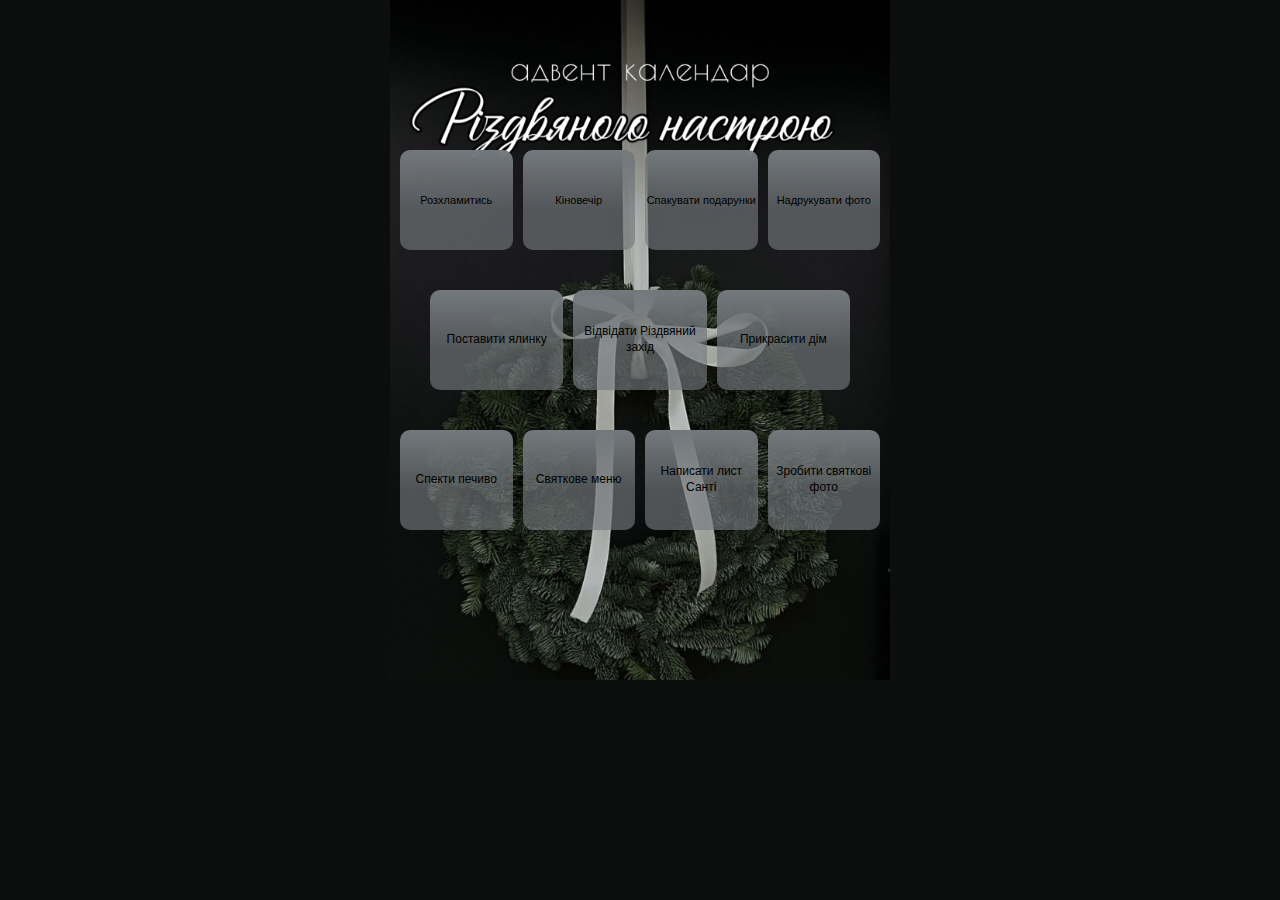
<file: index.html>
<!DOCTYPE html>
<html lang="en">
<head>
    <meta charset="UTF-8">
    <link rel="stylesheet" href="style.css">
    <meta name="viewport" content="width=device-width, initial-scale=1.0">
    <title>advent calendar</title>
</head>
<body>
    <div class="advent">
        <div class="home">
            <div class="home_container">
            <div class="home_block">
                        <a href="uwind.html">
                            <div class="home_items">
                                 <p class="description">Розхламитись</p>
                            </div>
                        </a>
                   
                        <a href="movie.html">
                            <div class="home_items">
                                 <p class="description">Кіновечір</p>
                             </div>
                        </a>
                        <a href="gift_wrapping.html">
                            <div class="home_items">
                                    <p class="description">Спакувати
                                        подарунки</p>
                            </div>
                        </a>
                        <a href="print_photo.html">
                                <div class="home_items">
                                    <p class="description">Надрукувати
                                        фото</p>
                                </div>
                        </a>
                    </div>
                <div class="home_block">
                    <a href="christmas_tree.html">
                        <div class="home_items">
                            <p class="description">Поставити ялинку</p>
                        </div>
                    </a>
                    <a href="visit_event.html">
                        <div class="home_items">
                            <p class="description">Відвідати
                                Різдвяний захід</p>
                        </div>
                    </a>
                    <a href="decorate_the_house.html">
                        <div class="home_items">
                            <p class="description">Прикрасити
                                дім</p>
                        </div>
                    </a>
                    
                </div>
                <!--  -->
                

                <div class="home_block">
                    <a href="cookies.html">
                        <div class="home_items">
                            <p class="description">Спекти печиво</p>
                        </div>
                    </a>
                    <a href="festive_menu.html">
                        <div class="home_items">
                            <p class="description">Святкове меню</p>
                        </div>
                    </a>
                    
                    <a href="santa.html">
                        <div class="home_items">
                            <p class="description">Написати
                                лист<br>
                                Санті</p>
                        </div>
                    </a>
                    <a href="holiday_photos.html">
                        <div class="home_items">
                            <p class="description">Зробити
                                святкові<br>
                                фото</p>
                        </div>
                    </a>
                   
                </div>
            </div>
            <img id="home_img" src="img/IMG_7247.JPG" alt="">

        </div>
    </div>
</div>
    
</body>
</html>
</file>
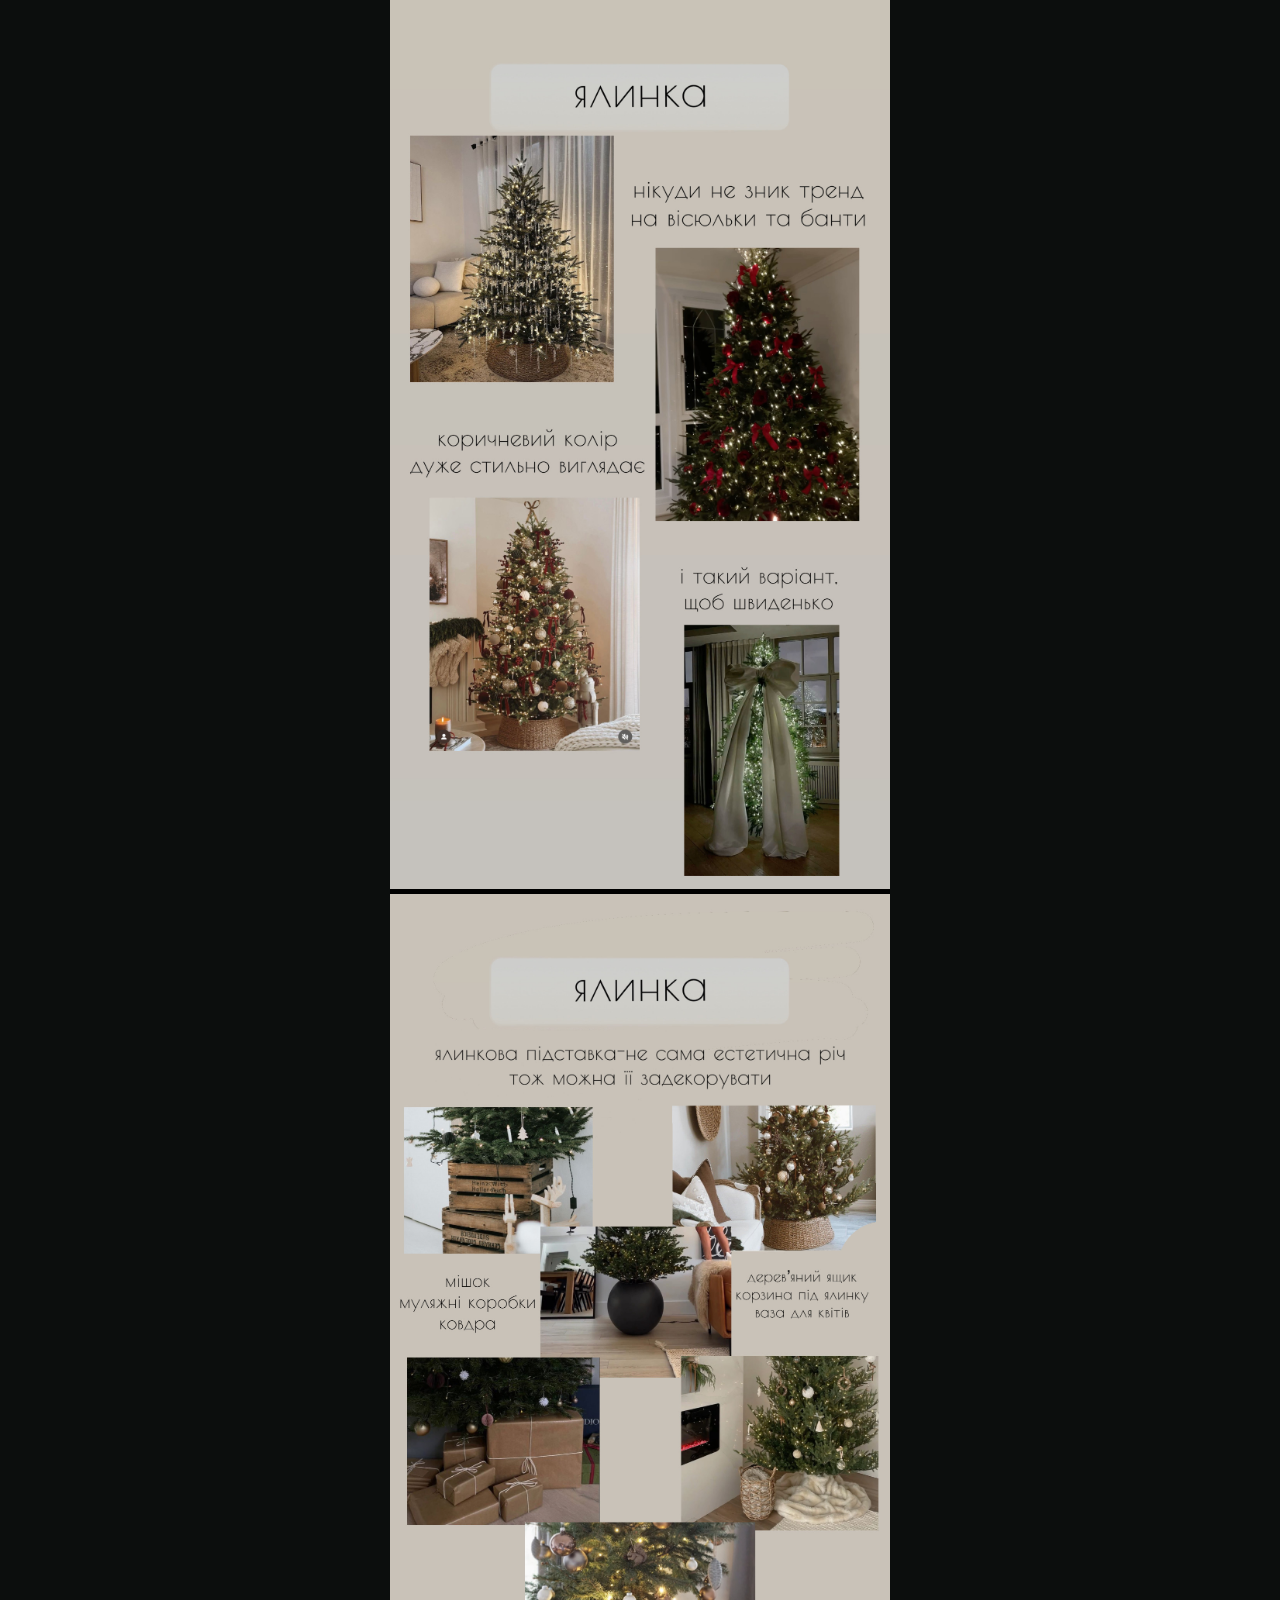
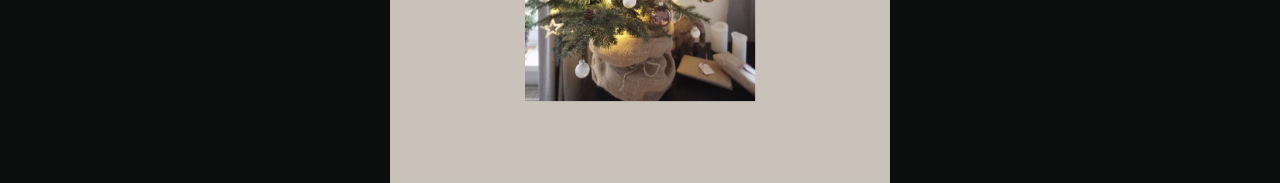
<file: christmas_tree.html>
<!DOCTYPE html>
<html lang="en">
<head>
    <meta charset="UTF-8">
    <link rel="stylesheet" href="style.css">
    <meta name="viewport" content="width=device-width, initial-scale=1.0">
    <title>Christmas tree</title>
</head>
<body>
    <div class="advent">
        <div class="tree"> 
            <img src="img/tree/IMG_7544.JPG" alt="">
            <img src="img/tree/IMG_7554.JPG" alt="">
        </div>
    </div>
    
</body>
</html>
</file>
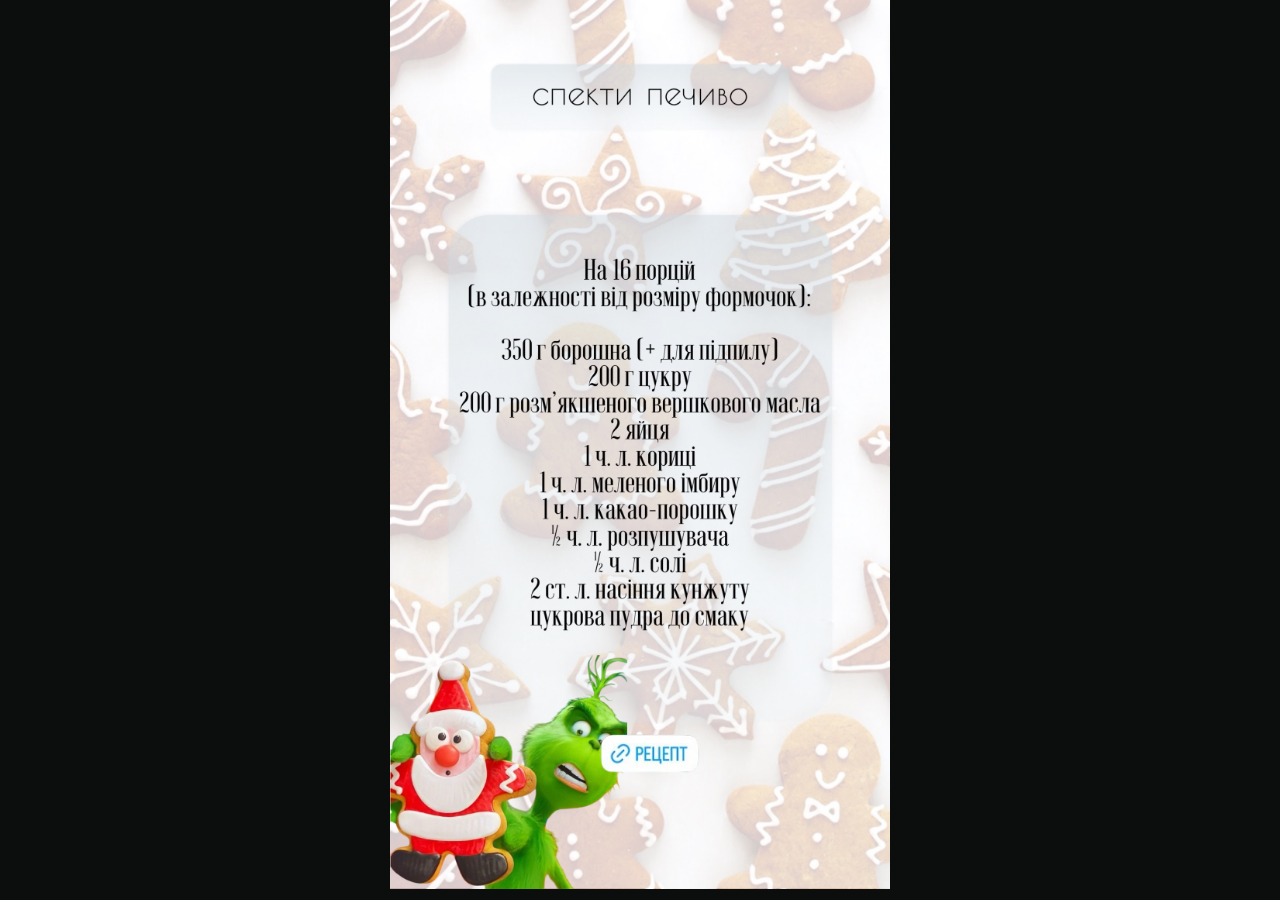
<file: cookies.html>
<!DOCTYPE html>
<html lang="en">
<head>
    <meta charset="UTF-8">
    <link rel="stylesheet" href="style.css">
    <meta name="viewport" content="width=device-width, initial-scale=1.0">
    <title>Cookies</title>
</head>
<body>
    <div class="advent">
        <div class="cookies"> 
            <a href="https://klopotenko.com/ru/vkusnoe-imbirnoe-pechene-k-prazdnikam-prostoj-reczept/#google_vignette">
                <img src="img/Take holiday photos/2024-12-05_00.02.10-removebg-preview.png" alt="">
            </a>
            <img src="img/cookies/IMG_7593.JPG" alt="">
        </div>
    </div>
</body>
</html>
</file>
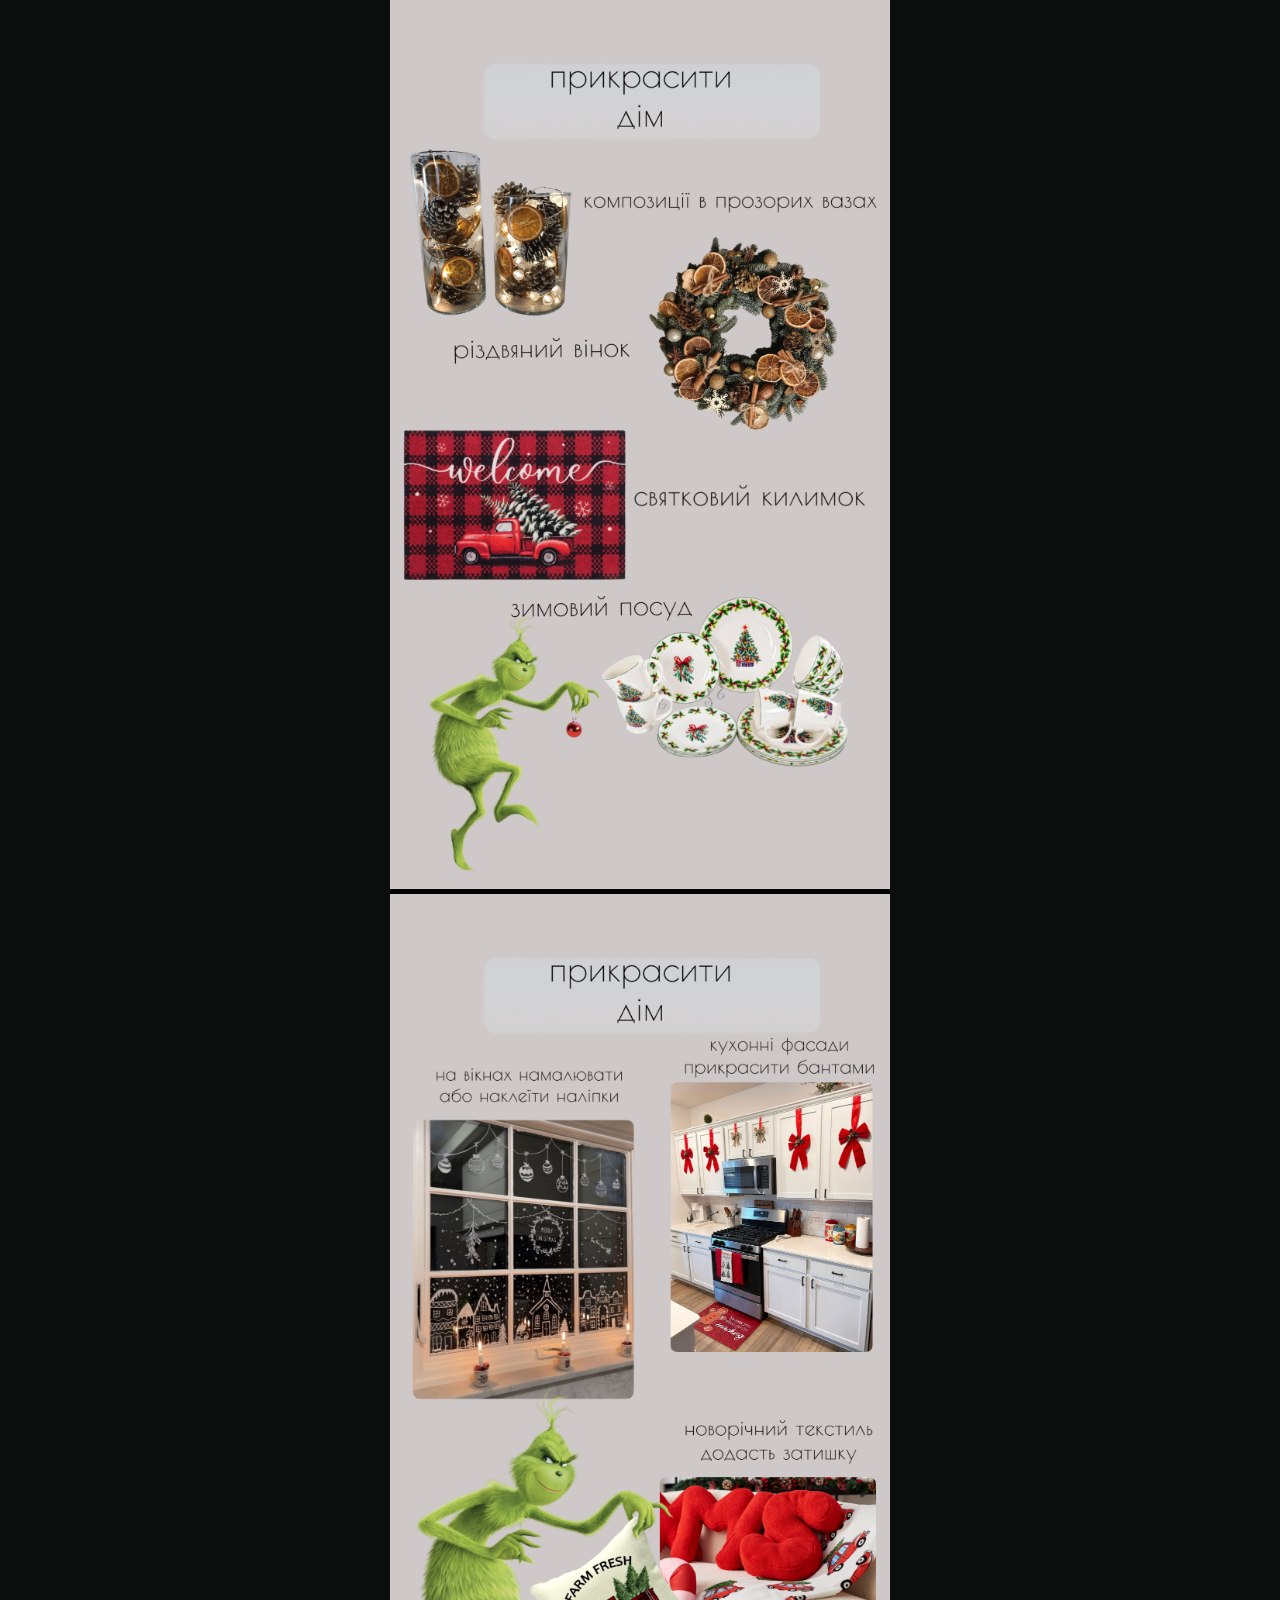
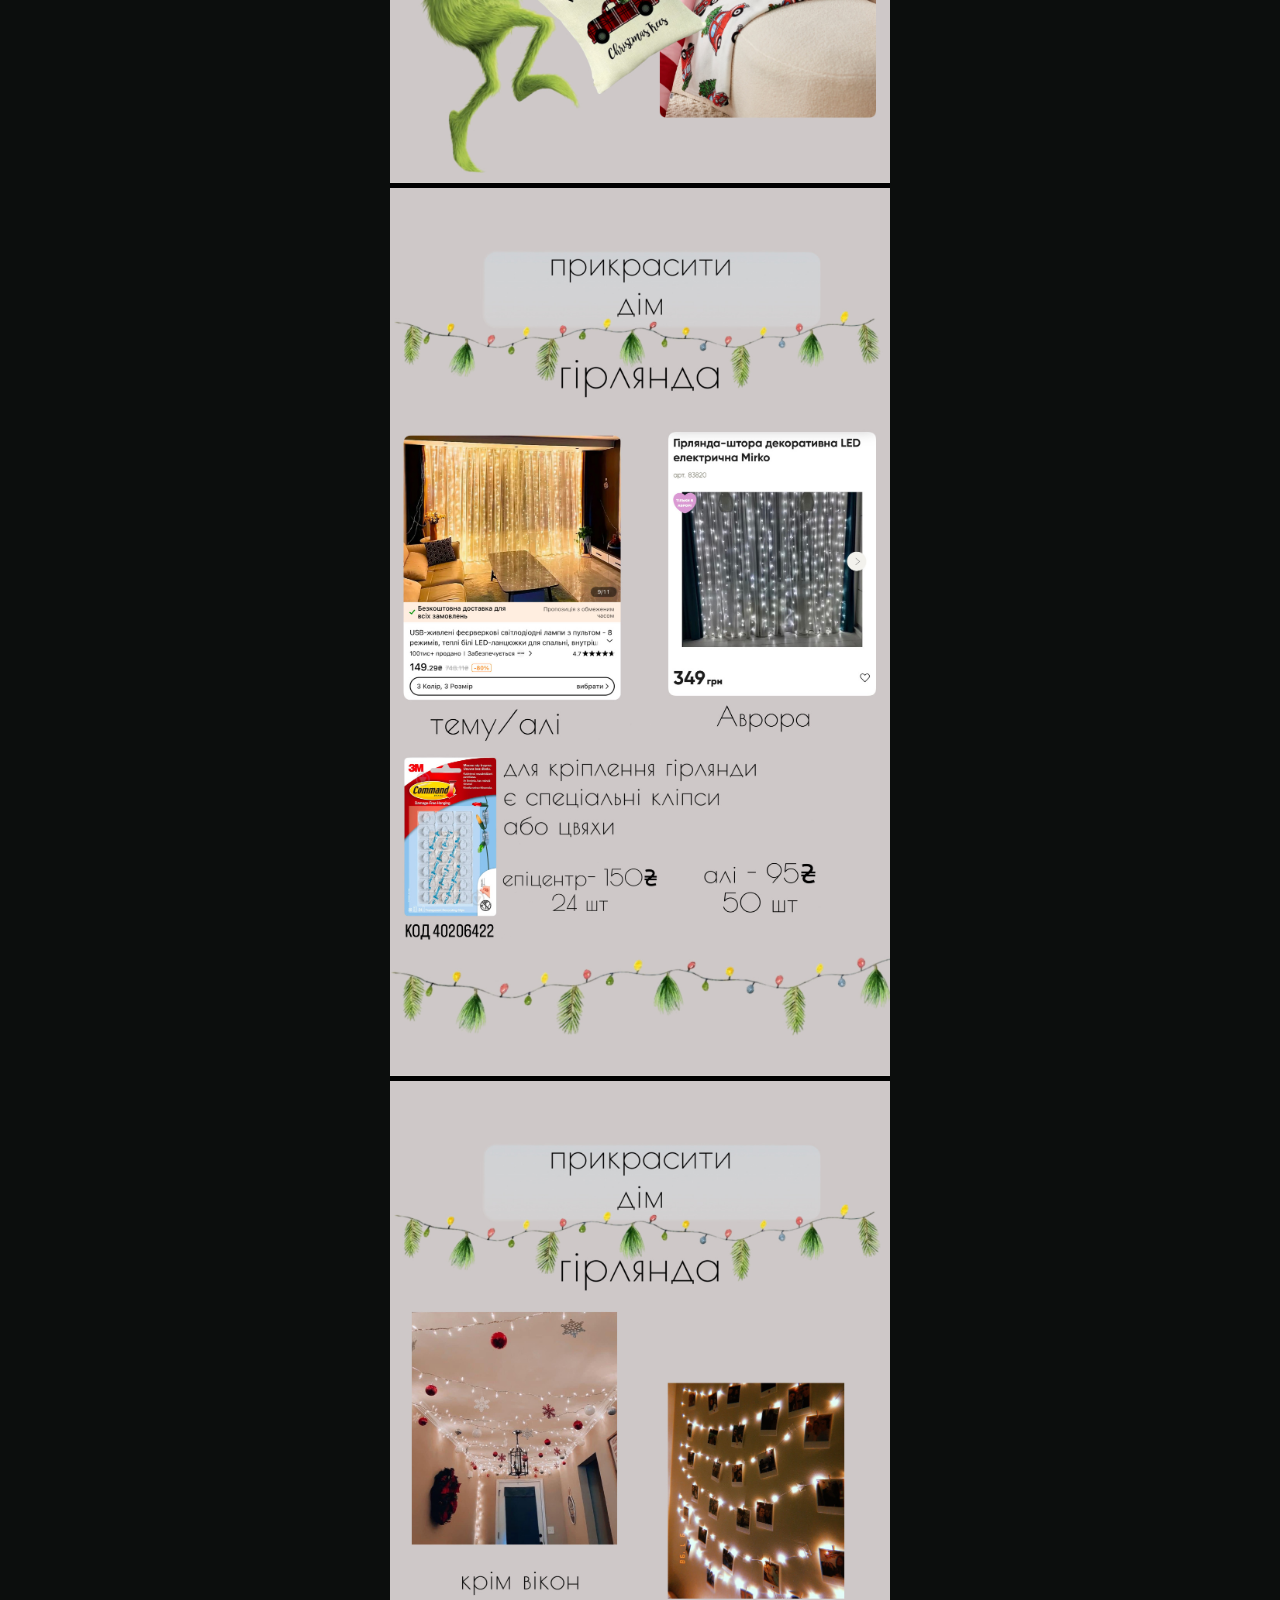
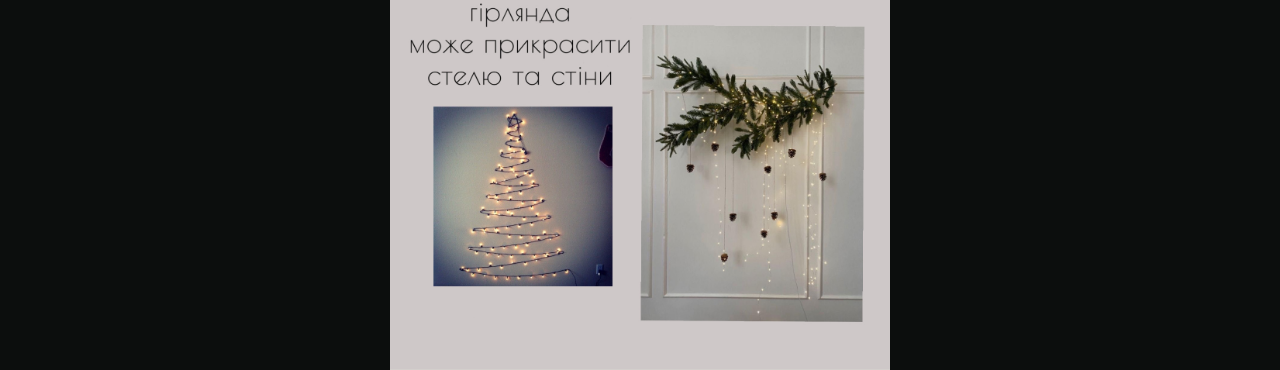
<file: decorate_the_house.html>
<!DOCTYPE html>
<html lang="en">
<head>
    <meta charset="UTF-8">
    <link rel="stylesheet" href="style.css">
    <meta name="viewport" content="width=device-width, initial-scale=1.0">
    <title>Decorate the house</title>
</head>
<body>
    <div class="advent">
        <div class="decorate_house"> 
            <img src="img/Decorate the house/IMG_7567.JPG" alt="">
            <img src="img/Decorate the house/IMG_7575.JPG" alt="">
            <img src="img/Decorate the house/IMG_7582.JPG" alt="">
            <img src="img/Decorate the house/IMG_7585.JPG" alt="">
        </div>
    </div>
</body>
</html>
</file>
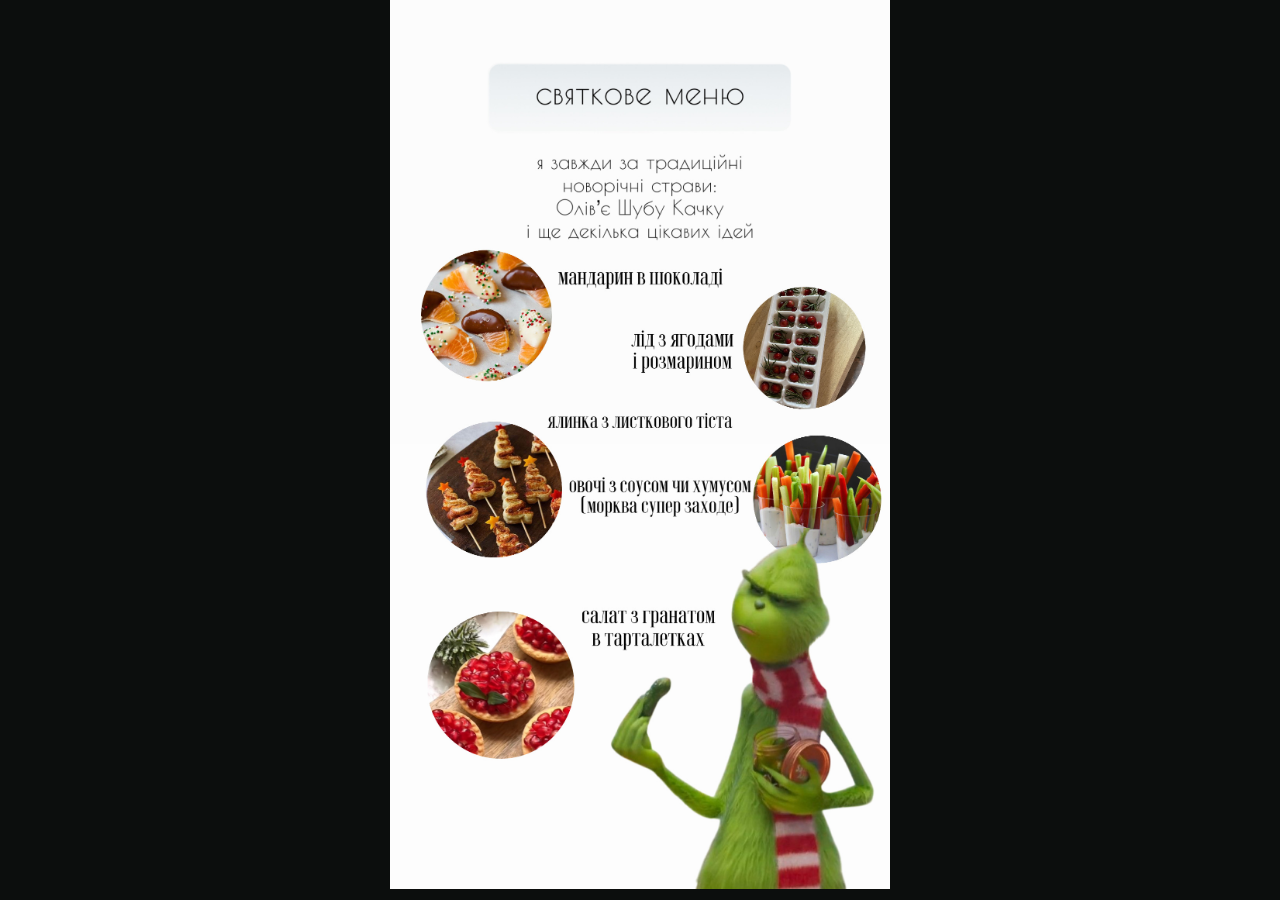
<file: festive_menu.html>
<!DOCTYPE html>
<html lang="en">
<head>
    <meta charset="UTF-8">
    <link rel="stylesheet" href="style.css">
    <meta name="viewport" content="width=device-width, initial-scale=1.0">
    <title>Festive menu</title>
</head>
<body>
    <div class="advent">
        <div class="menu"> 
            <img src="img/Festive menu/IMG_7601.JPG" alt="">        </div>
    </div>
</body>
</html>
</file>
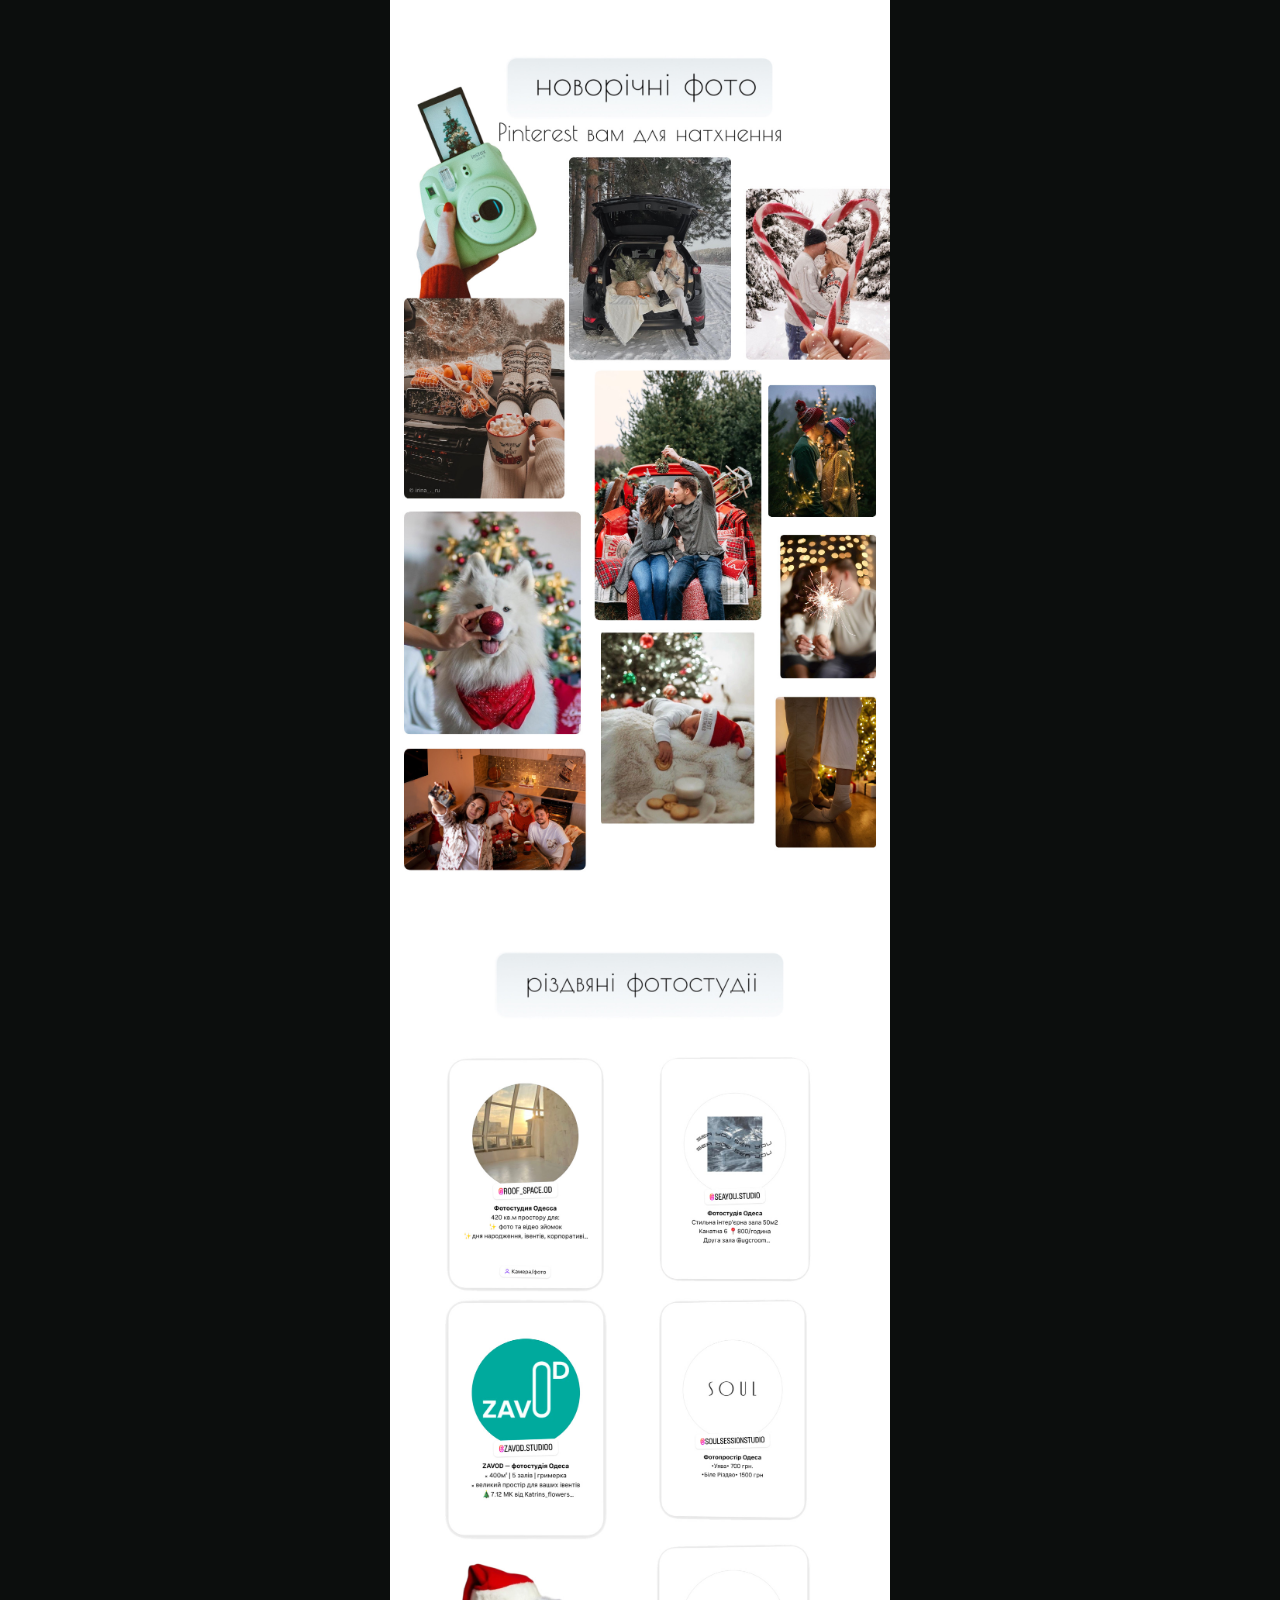
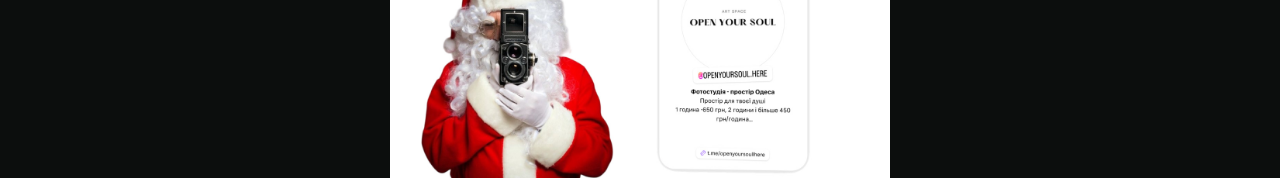
<file: holiday_photos.html>
<!DOCTYPE html>
<html lang="en">
<head>
    <meta charset="UTF-8">
    <link rel="preconnect" href="https://fonts.googleapis.com">
<link rel="preconnect" href="https://fonts.gstatic.com" crossorigin>
<link href="https://fonts.googleapis.com/css2?family=Edu+AU+VIC+WA+NT+Hand:wght@400..700&display=swap" rel="stylesheet">
    <link rel="stylesheet" href="style.css">
    <meta name="viewport" content="width=device-width, initial-scale=1.0">
    <title>Take holiday photos
    </title>
</head>
<body>
    <div class="advent">
        <div class="holiday_photos"> 
            <img src="img/Take holiday photos/IMG_7620.JPG" alt="">
            <div class="block">
                <img src="img/Take holiday photos/IMG_7734.JPG" alt="">
                            <a href="https://www.instagram.com/roof_space.od/profilecard/?igsh=eTUxcTNuNHdsN3Bt"></a>
                            <a href="https://www.instagram.com/soulsessionstudio/profilecard/?igsh=NzZzZ21zdTFsajYx"></a>
                            <a href="https://www.instagram.com/zavod.studioo/profilecard/?igsh=ZTc0cGtkbm03cHY="></a>
                            <a href="https://www.instagram.com/seayou.studio/profilecard/?igsh=MTh4dGEwOW84NG4wZQ=="></a>
                            <a href="https://www.instagram.com/openyoursoul.here/profilecard/?igsh=MXQ4dnp4bDVzNXlzbQ=="></a>
            </div>
        </div>
    </div>
</body>
</html>
</file>
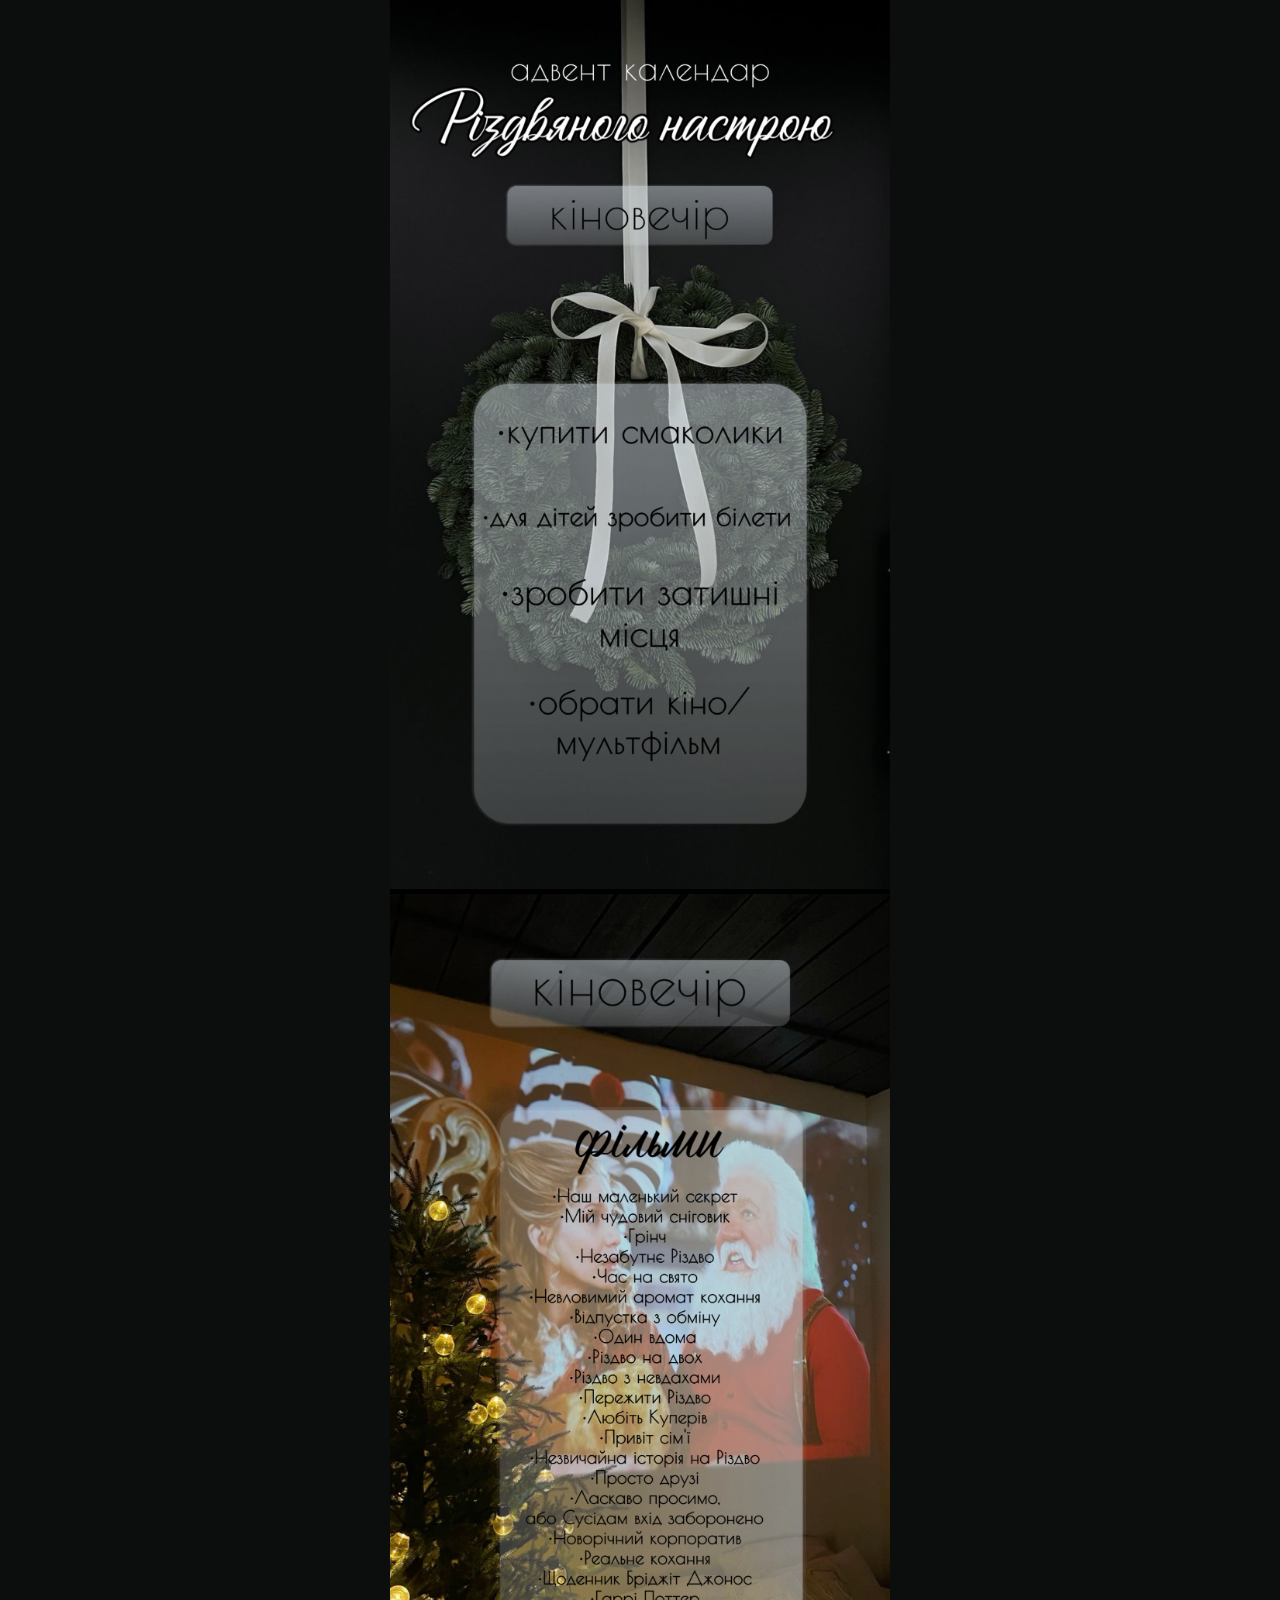
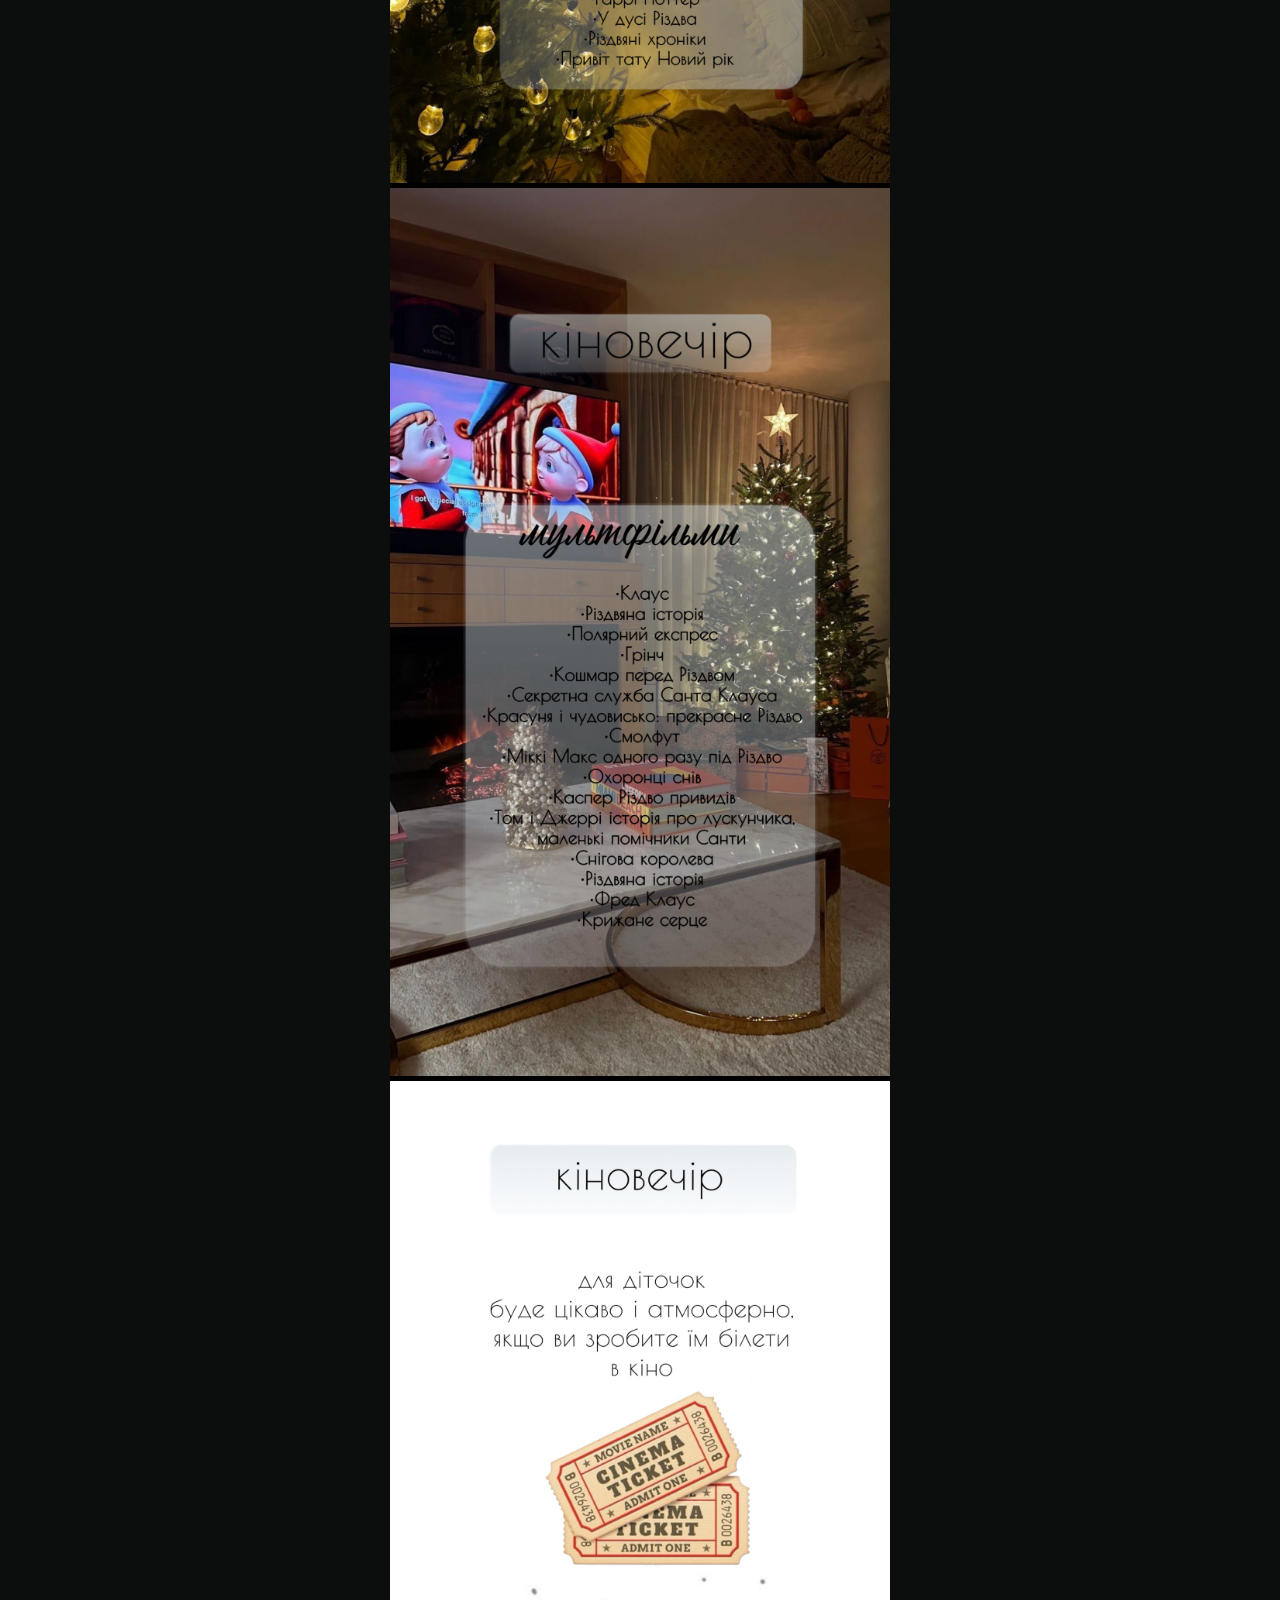
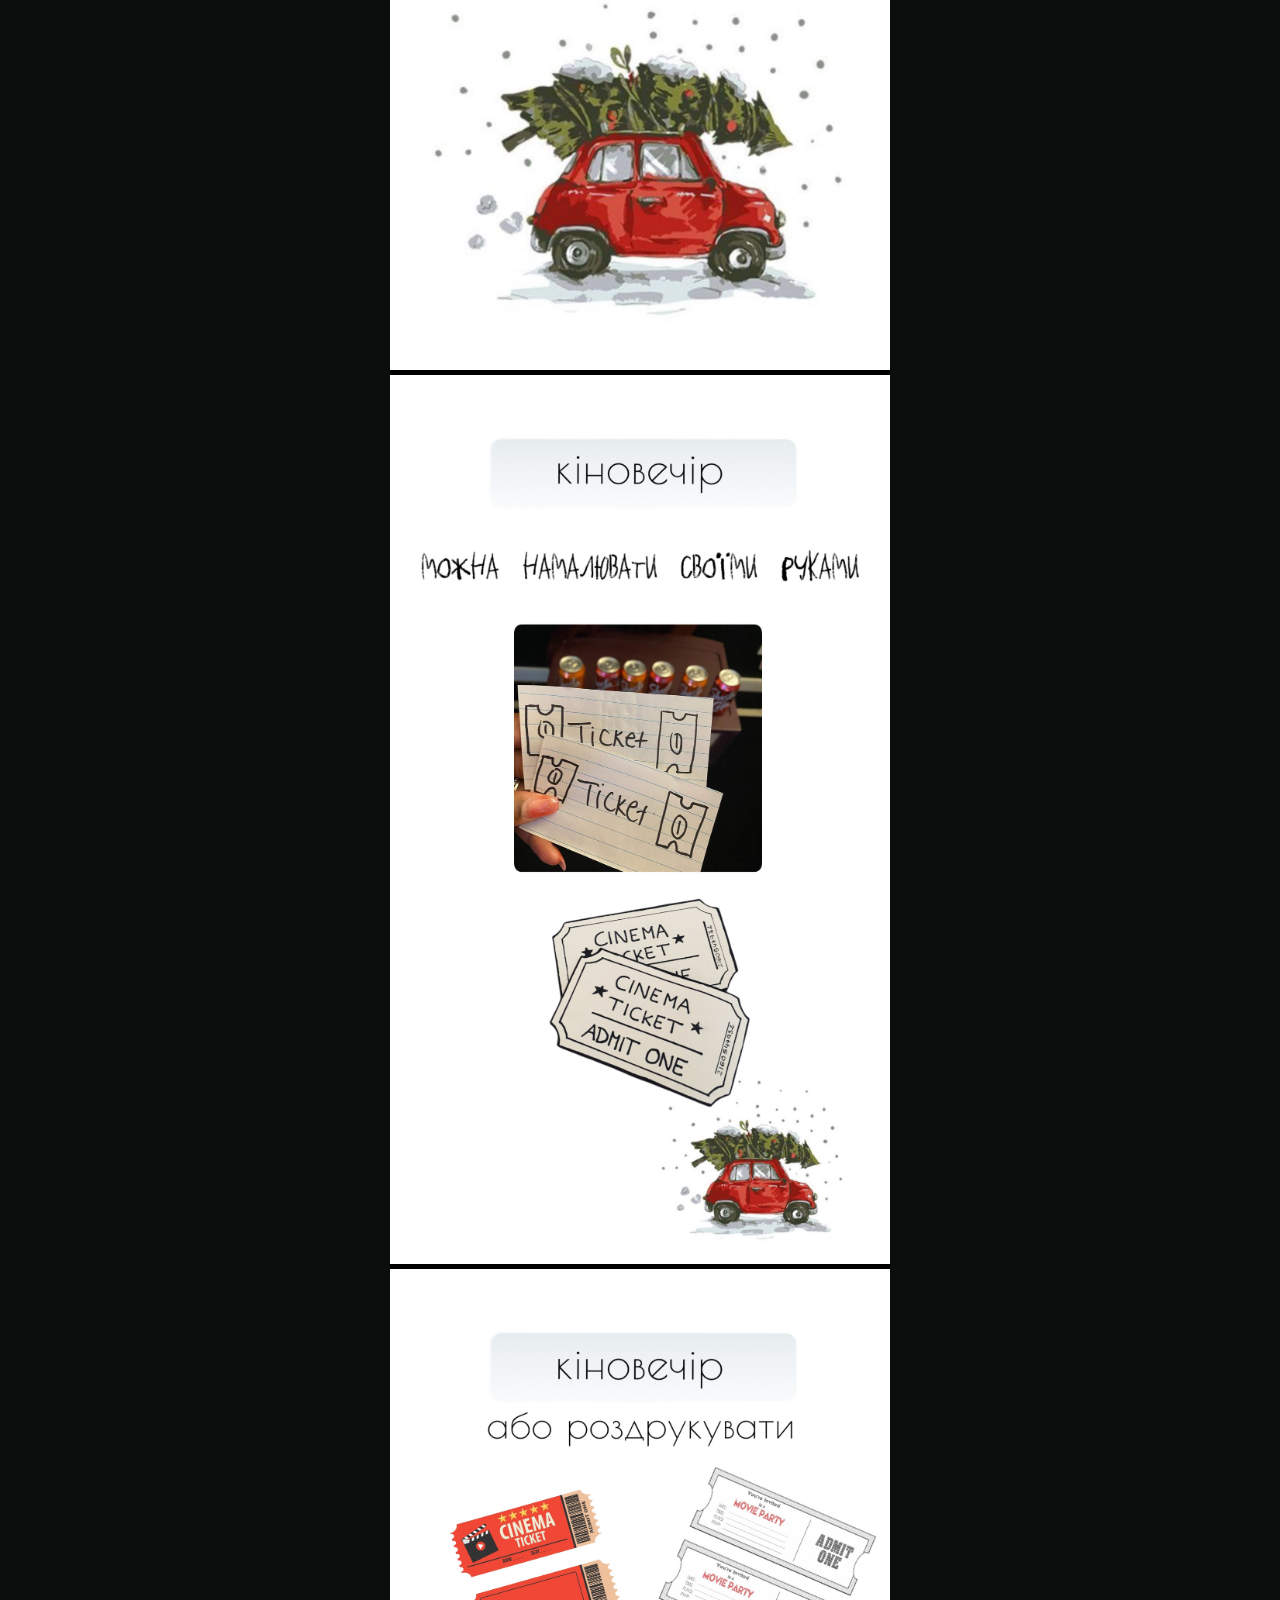
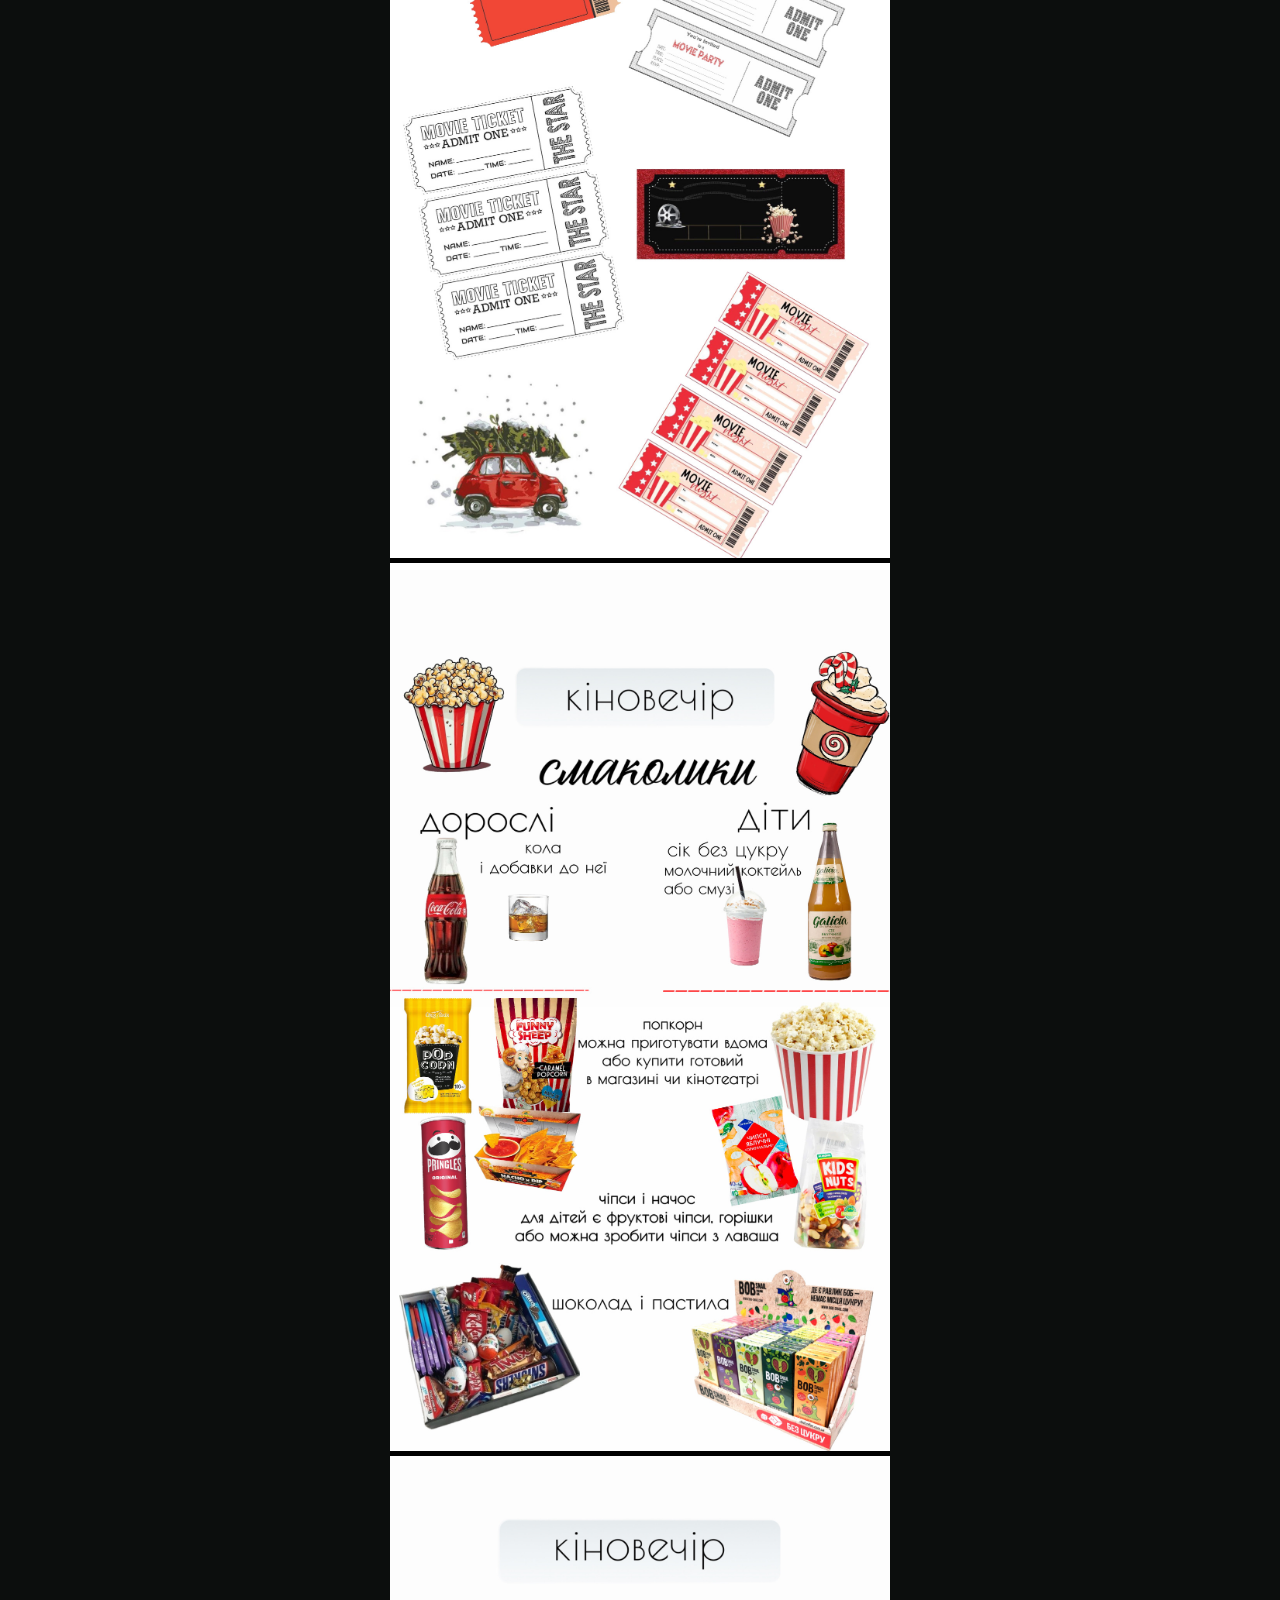
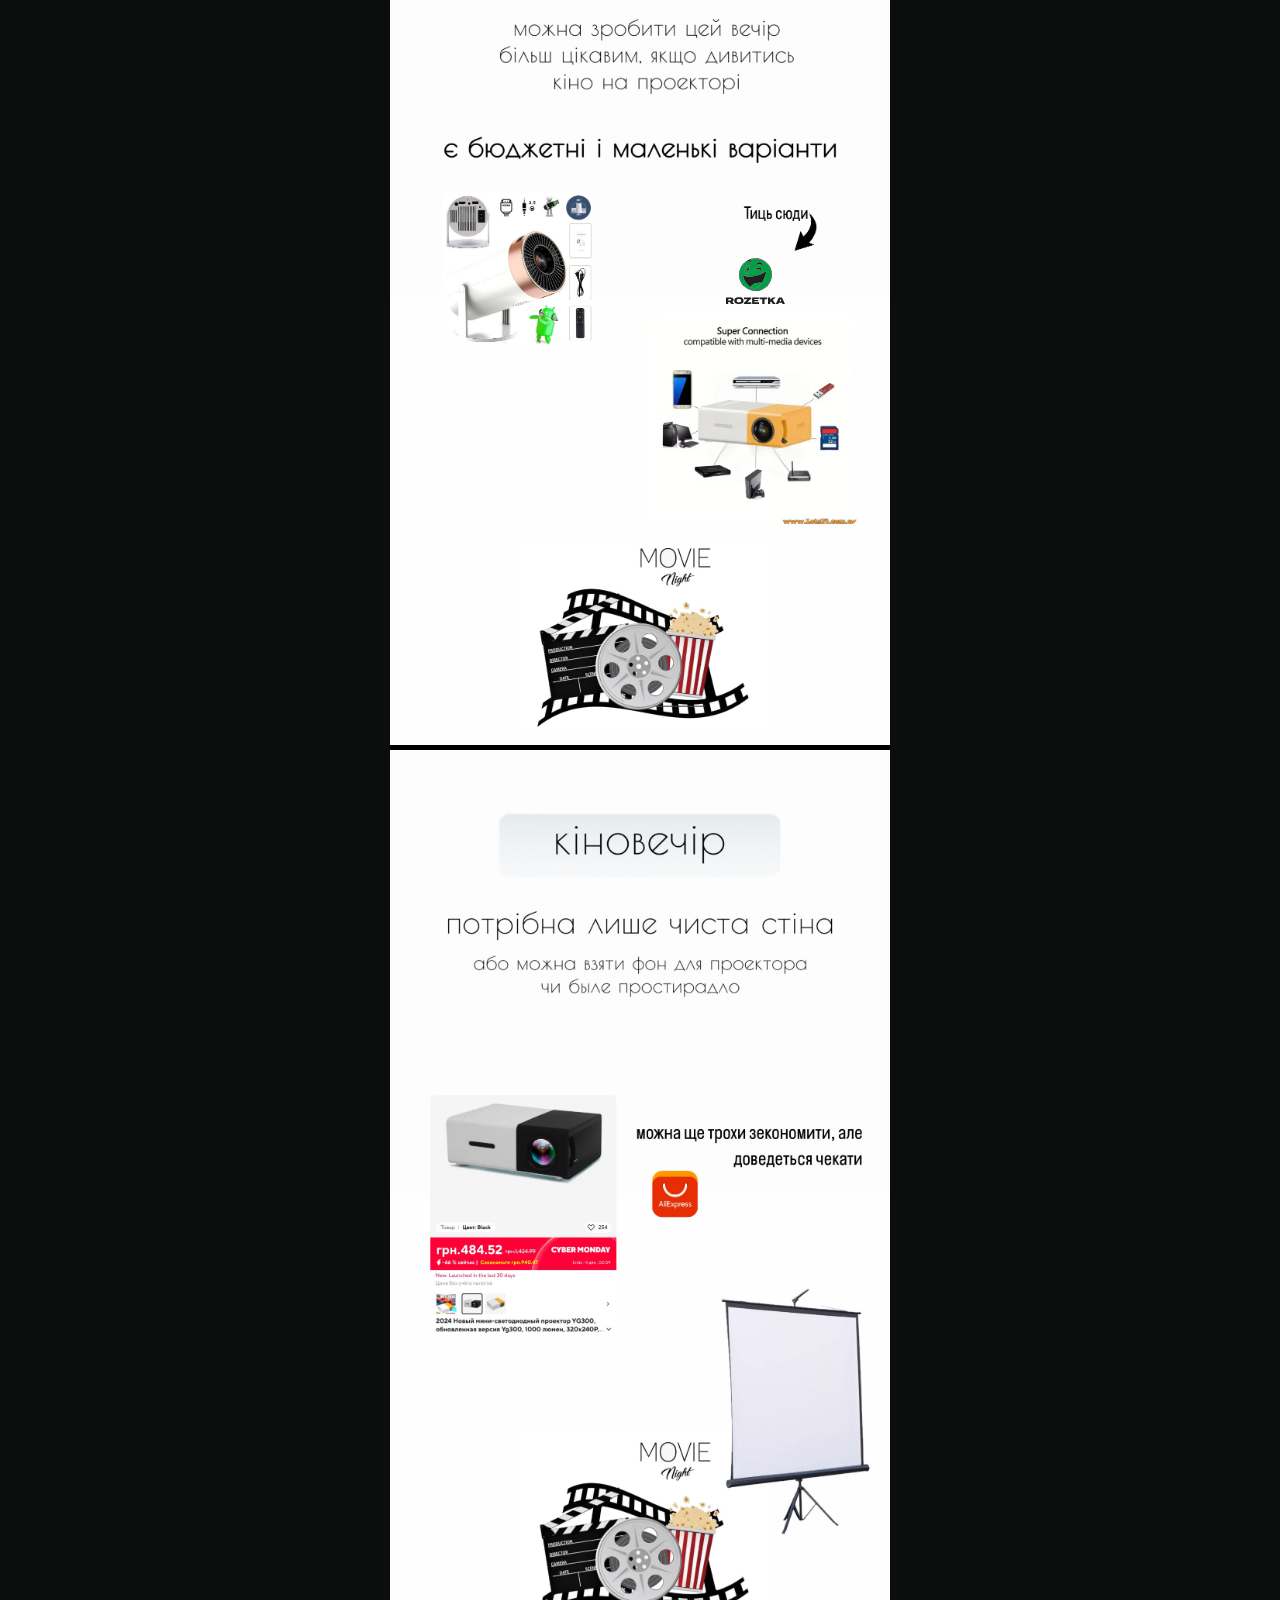
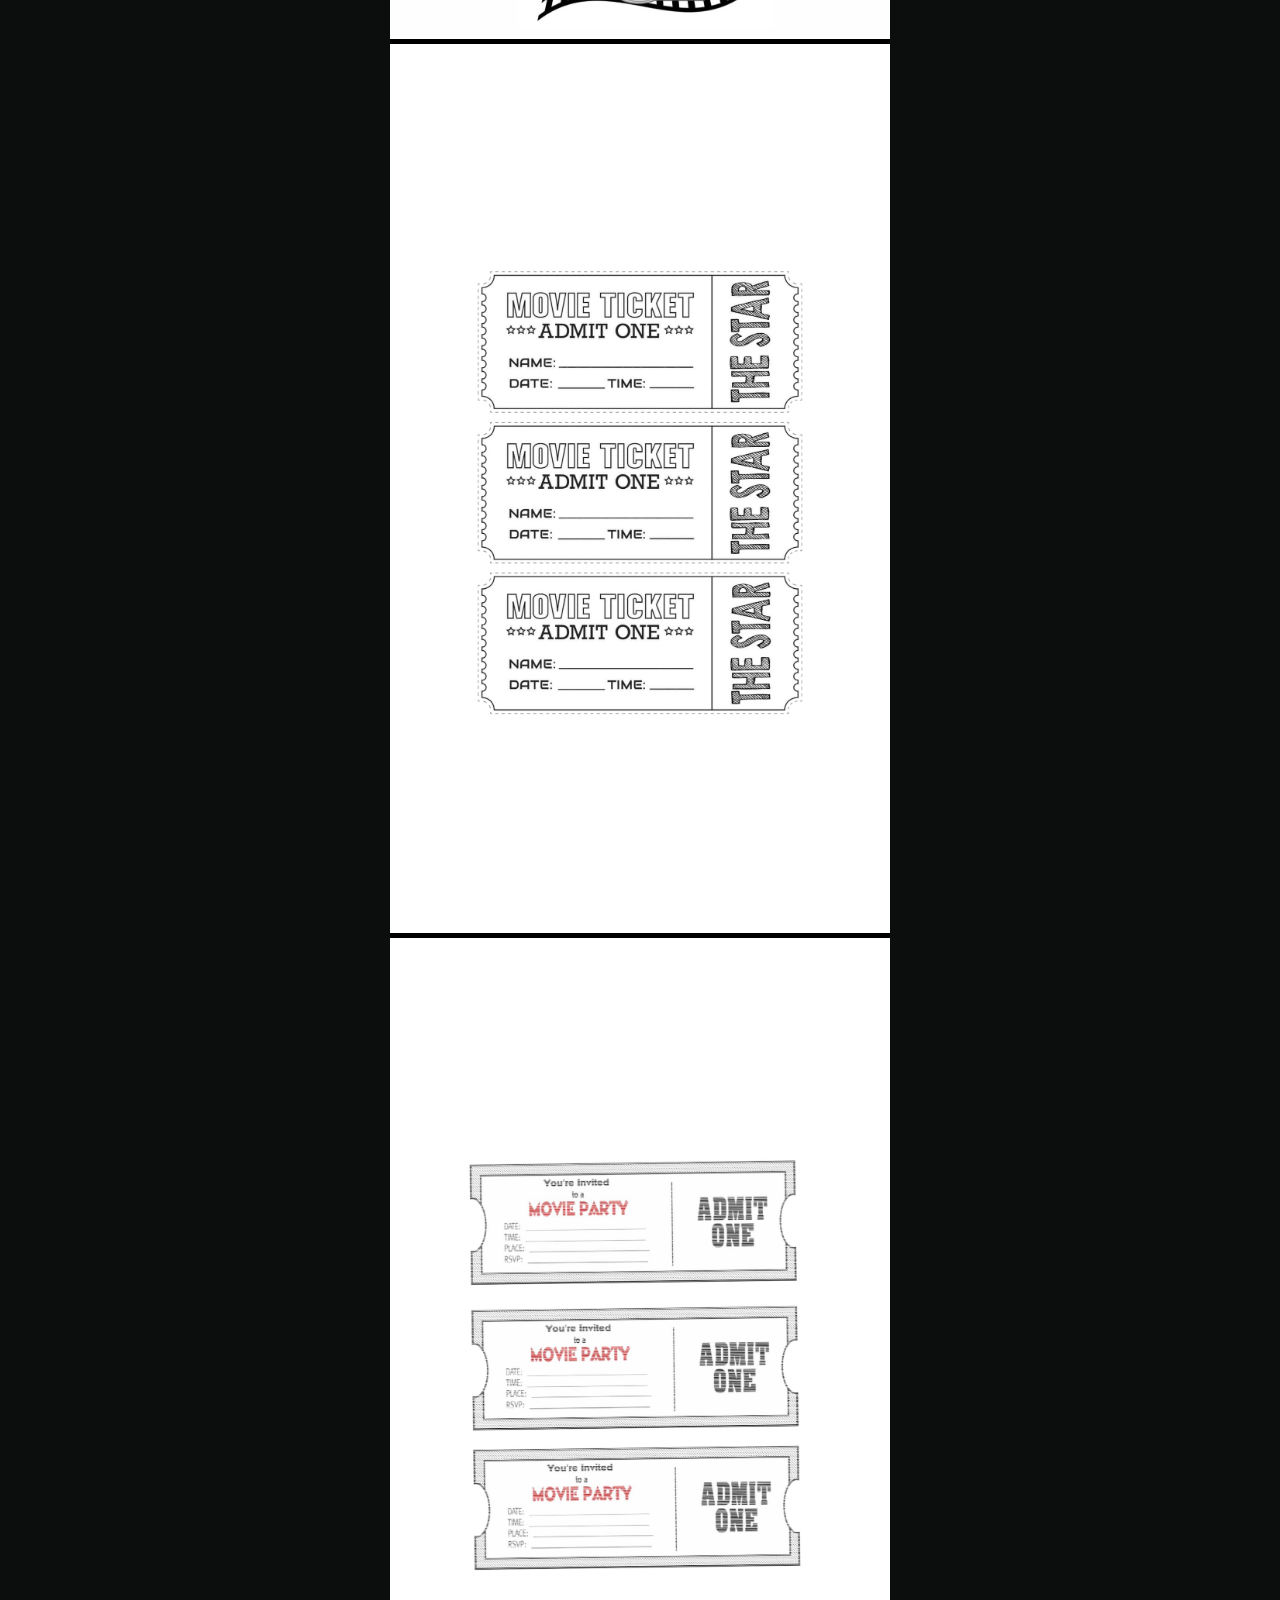
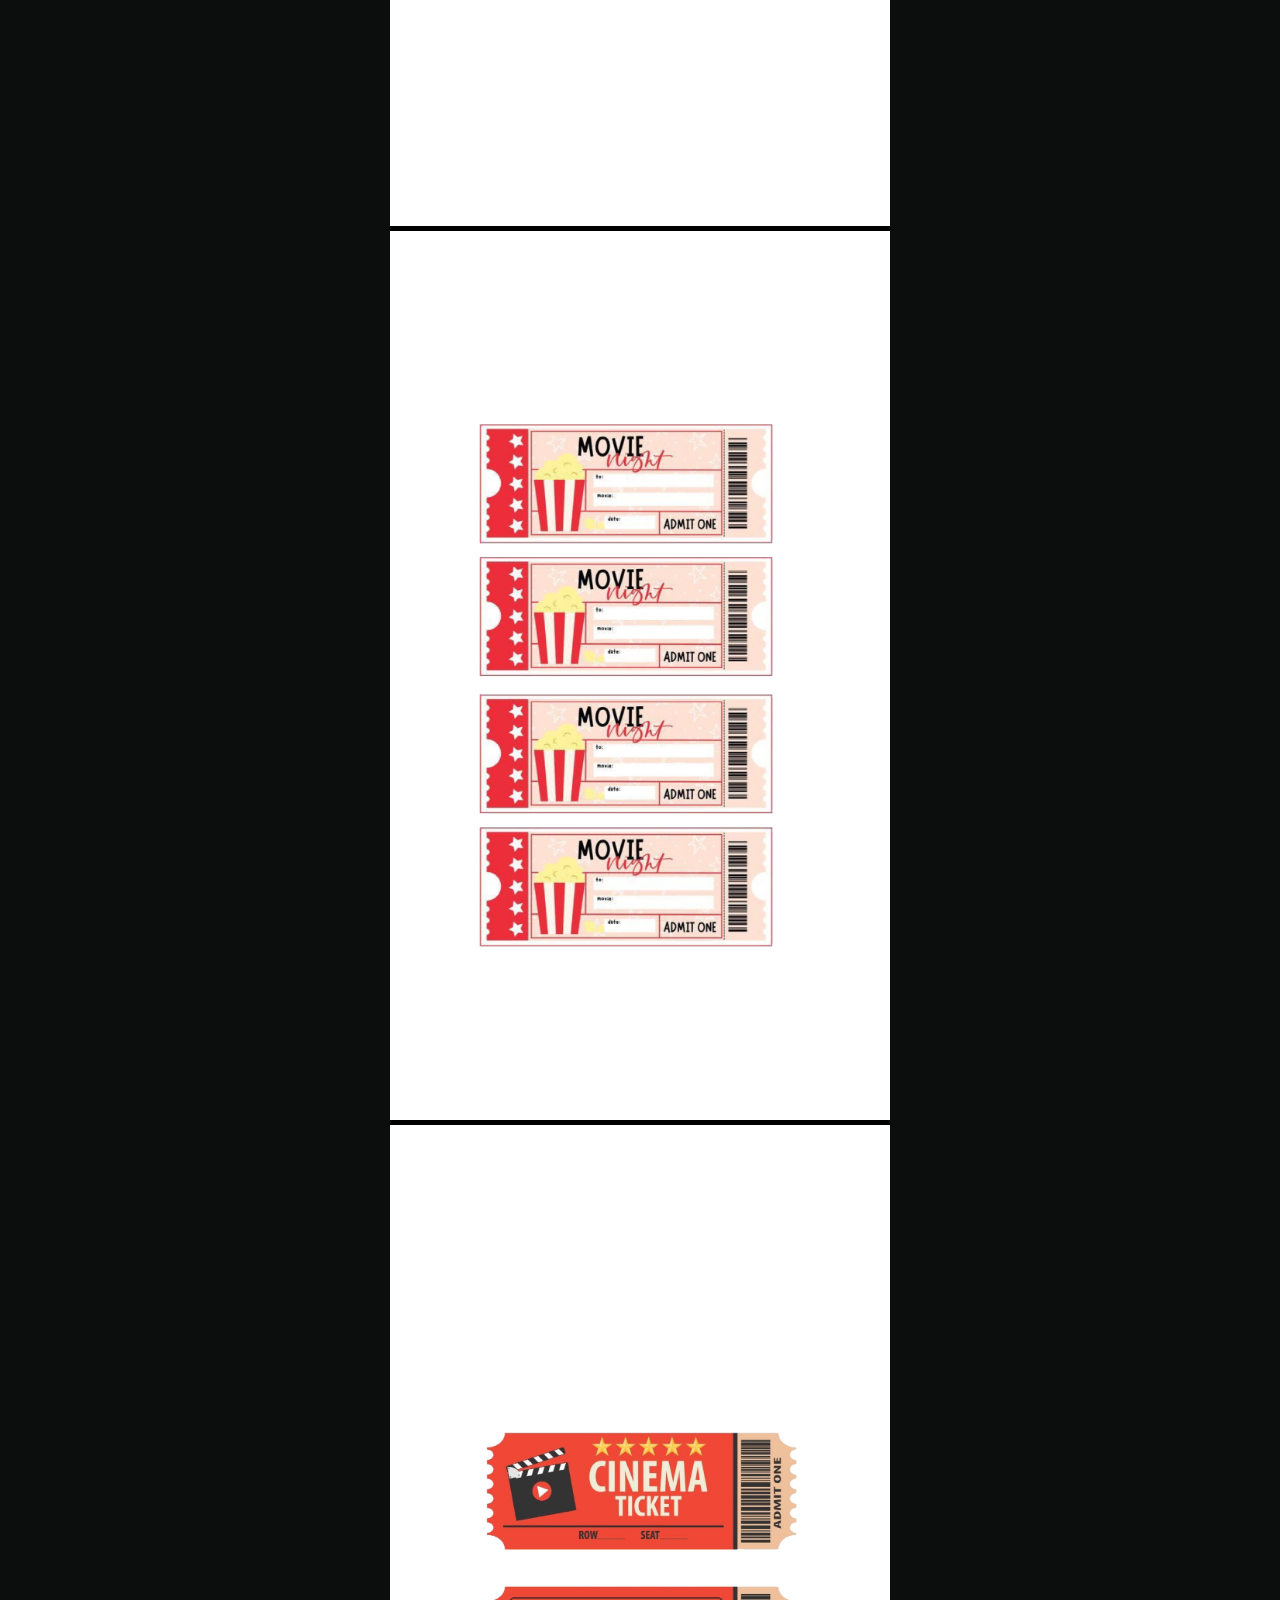
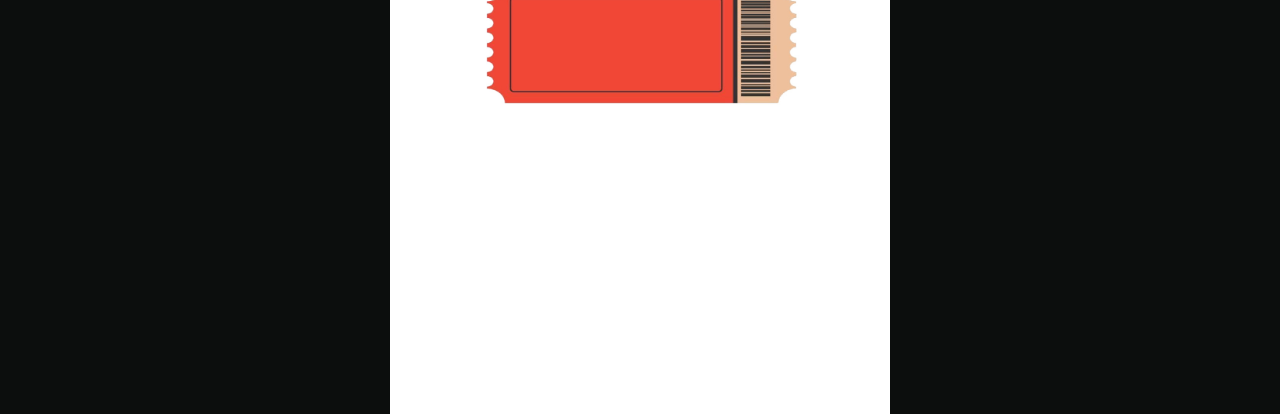
<file: movie.html>
<!DOCTYPE html>
<html lang="en">
<head>
    <meta charset="UTF-8">
    <link rel="stylesheet" href="style.css">
    <meta name="viewport" content="width=device-width, initial-scale=1.0">
    <title>Document</title>
</head>
<body>
    <div class="advent">
        <div class="movie">
            <img src="img/movie/IMG_7255.JPG" alt="">
            <img src="img/movie/IMG_7261.JPG" alt="">
            <img src="img/movie/IMG_7263.JPG" alt="">
            <img src="img/movie/IMG_7268.JPG" alt="">
            <img src="img/movie/IMG_7279.JPG" alt="">
            <img src="img/movie/IMG_7285.JPG" alt="">
            <img src="img/movie/IMG_7317.JPG" alt="">
            <div class="movie_buttom">
                <img src="img/movie/IMG_7335.JPG" alt="">
                <div class="movie_rozetka">
                    <a style="outline: none;" href="https://rozetka.com.ua/461901834/p461901834/">
                        <img src="img/movie/5f497fd2103d6-logo-r.svg" alt="">
                    </a>
                </div>
            </div>
            <div class="movie_buttom">
                <img src="img/movie/IMG_7357.JPG" alt="">
                <div class="movie_ali">
                    <a style="outline: none;" href="https://a.aliexpress.com/_EuTBR5m">
                        <img src="img/movie/avqm8dwg5-removebg-preview.png" alt="">
                    </a>
                 </div>
            </div>
            <img src="img/movie/IMG_7501.JPG" alt="">
            <img src="img/movie/IMG_7502.JPG" alt="">
            <img src="img/movie/IMG_7503.JPG" alt="">
            <img src="img/movie/IMG_7504.JPG" alt="">
    </div>
</div>

</body>
</html>
</file>
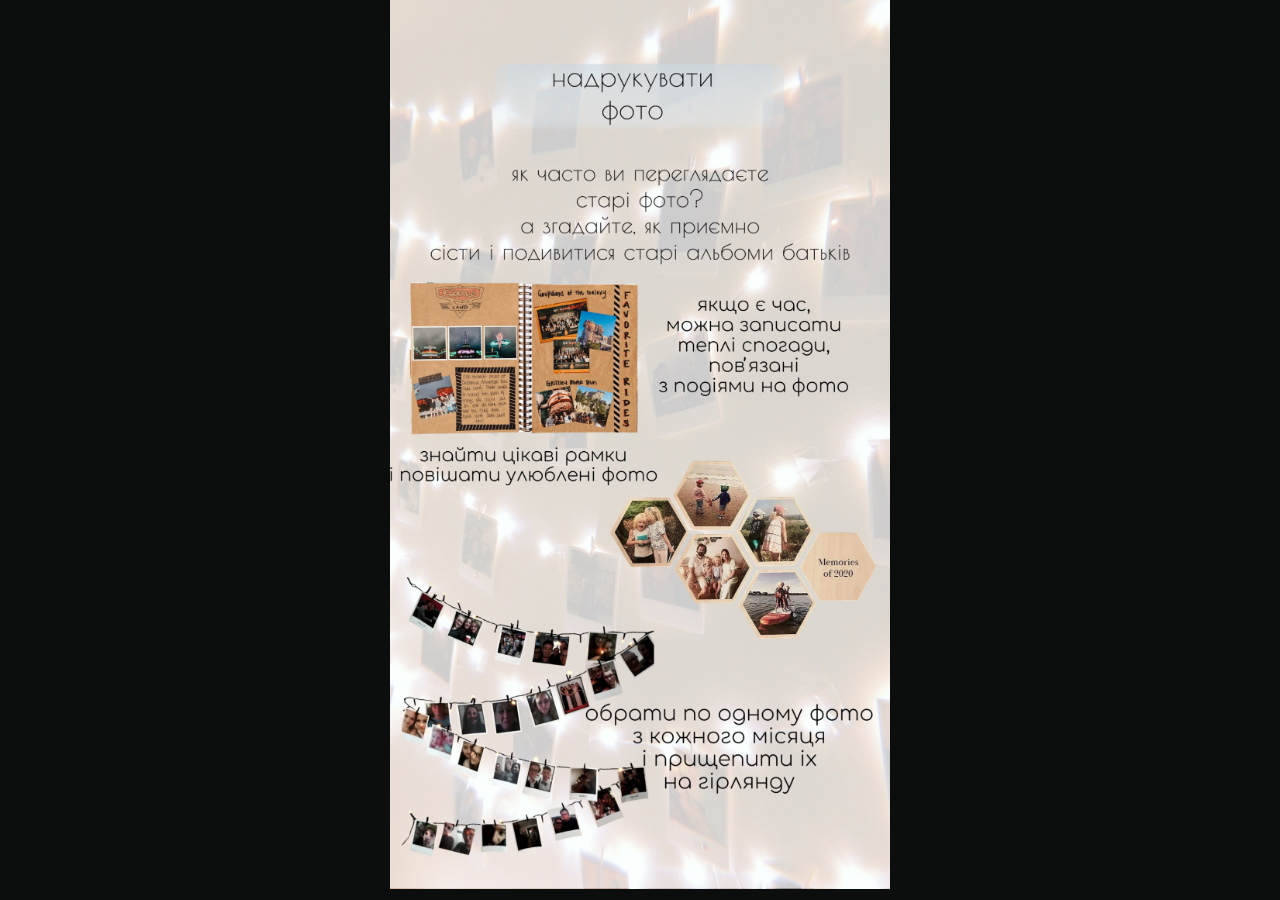
<file: print_photo.html>
<!DOCTYPE html>
<html lang="en">
<head>
    <meta charset="UTF-8">
    <link rel="stylesheet" href="style.css">
    <meta name="viewport" content="width=device-width, initial-scale=1.0">
    <title>Print photo</title>
</head>
<body>
    <div class="advent">
        <div class="print_photo"> 
            <img src="img/photo/IMG_7525.JPG" alt="">
        </div>
    </div>
</body>
</html>
</file>
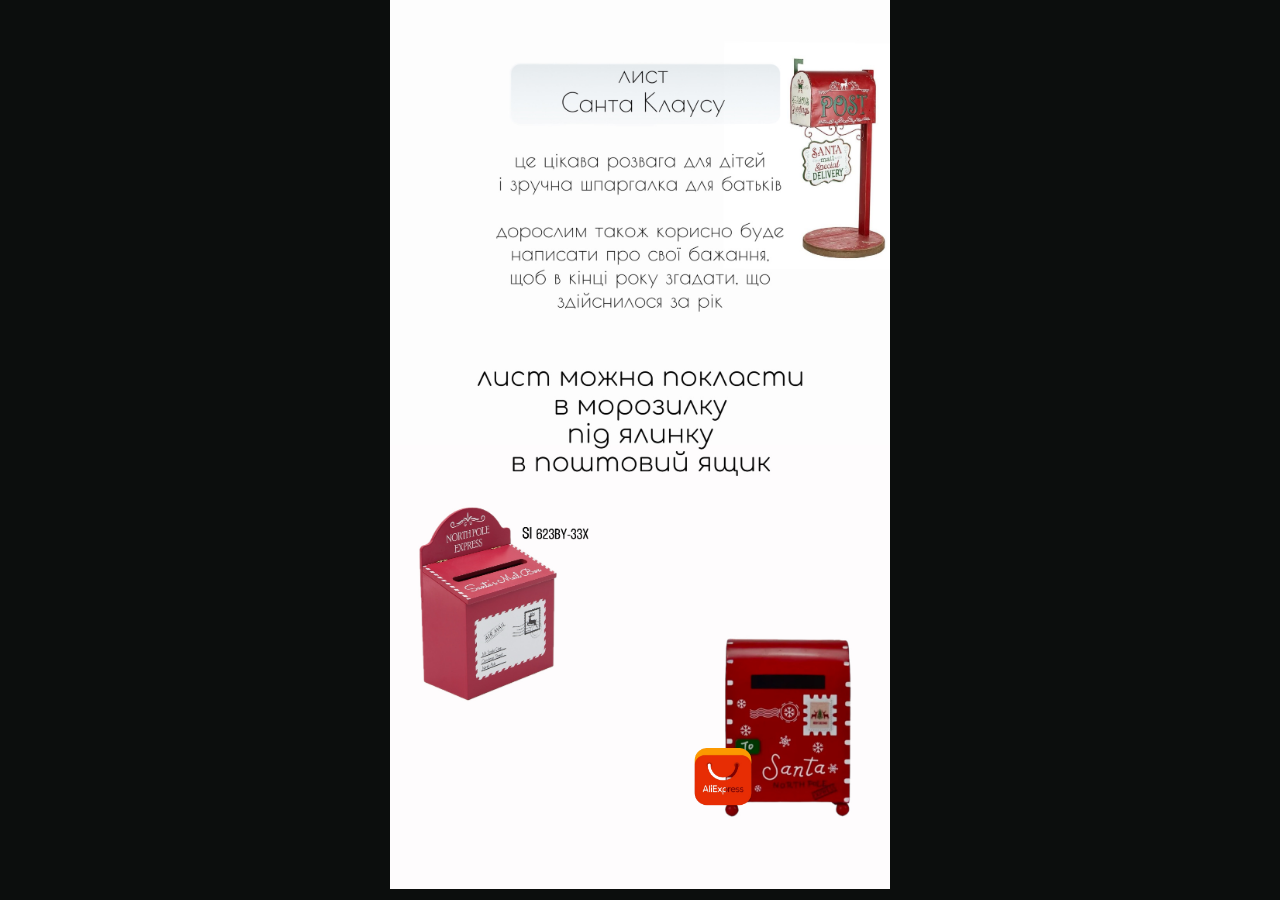
<file: santa.html>
<!DOCTYPE html>
<html lang="en">
<head>
    <meta charset="UTF-8">
    <link rel="stylesheet" href="style.css">
    <meta name="viewport" content="width=device-width, initial-scale=1.0">
    <title>write a letter to Santa
    </title>
</head>
<body>
    <div class="advent">
        <div class="santa"> 
            <img src="img/santa/IMG_7512.JPG" alt=""> 
            <a href="https://vi.aliexpress.com/item/1005007805301376.html?srcSns=sns_Copy&spreadType=socialShare&bizType=ProductDetail&social_params=60900699762&aff_fcid=2690f0546b074eaf86131c6d60659f23-1733350234762-07729-_EHf44la&tt=MG&aff_fsk=_EHf44la&aff_platform=default&sk=_EHf44la&aff_trace_key=2690f0546b074eaf86131c6d60659f23-1733350234762-07729-_EHf44la&shareId=60900699762&businessType=ProductDetail&platform=AE&terminal_id=2be7293f947741b6aac45d16d079b109&afSmartRedirect=y">
                <img src="img/movie/avqm8dwg5-removebg-preview.png" alt="">
            </a>      
         </div>
    </div>
</body>
</html>
</file>
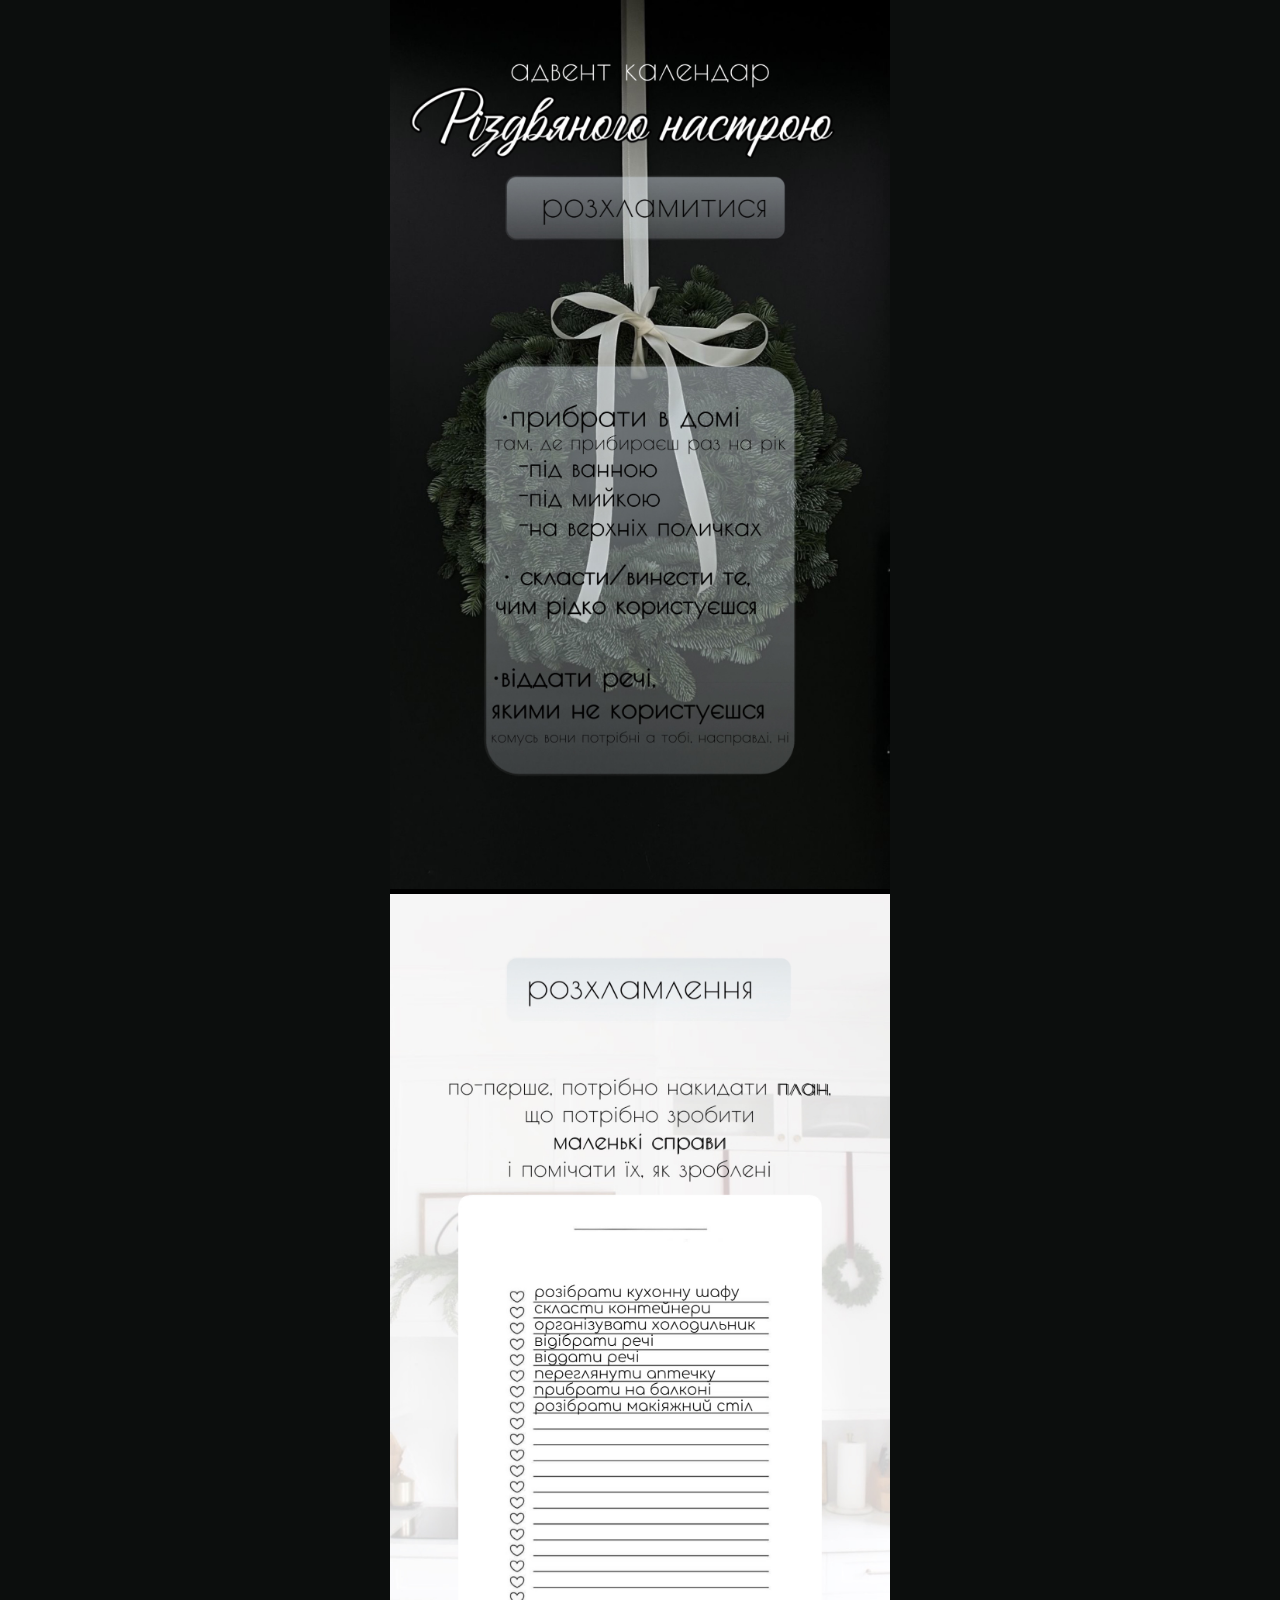
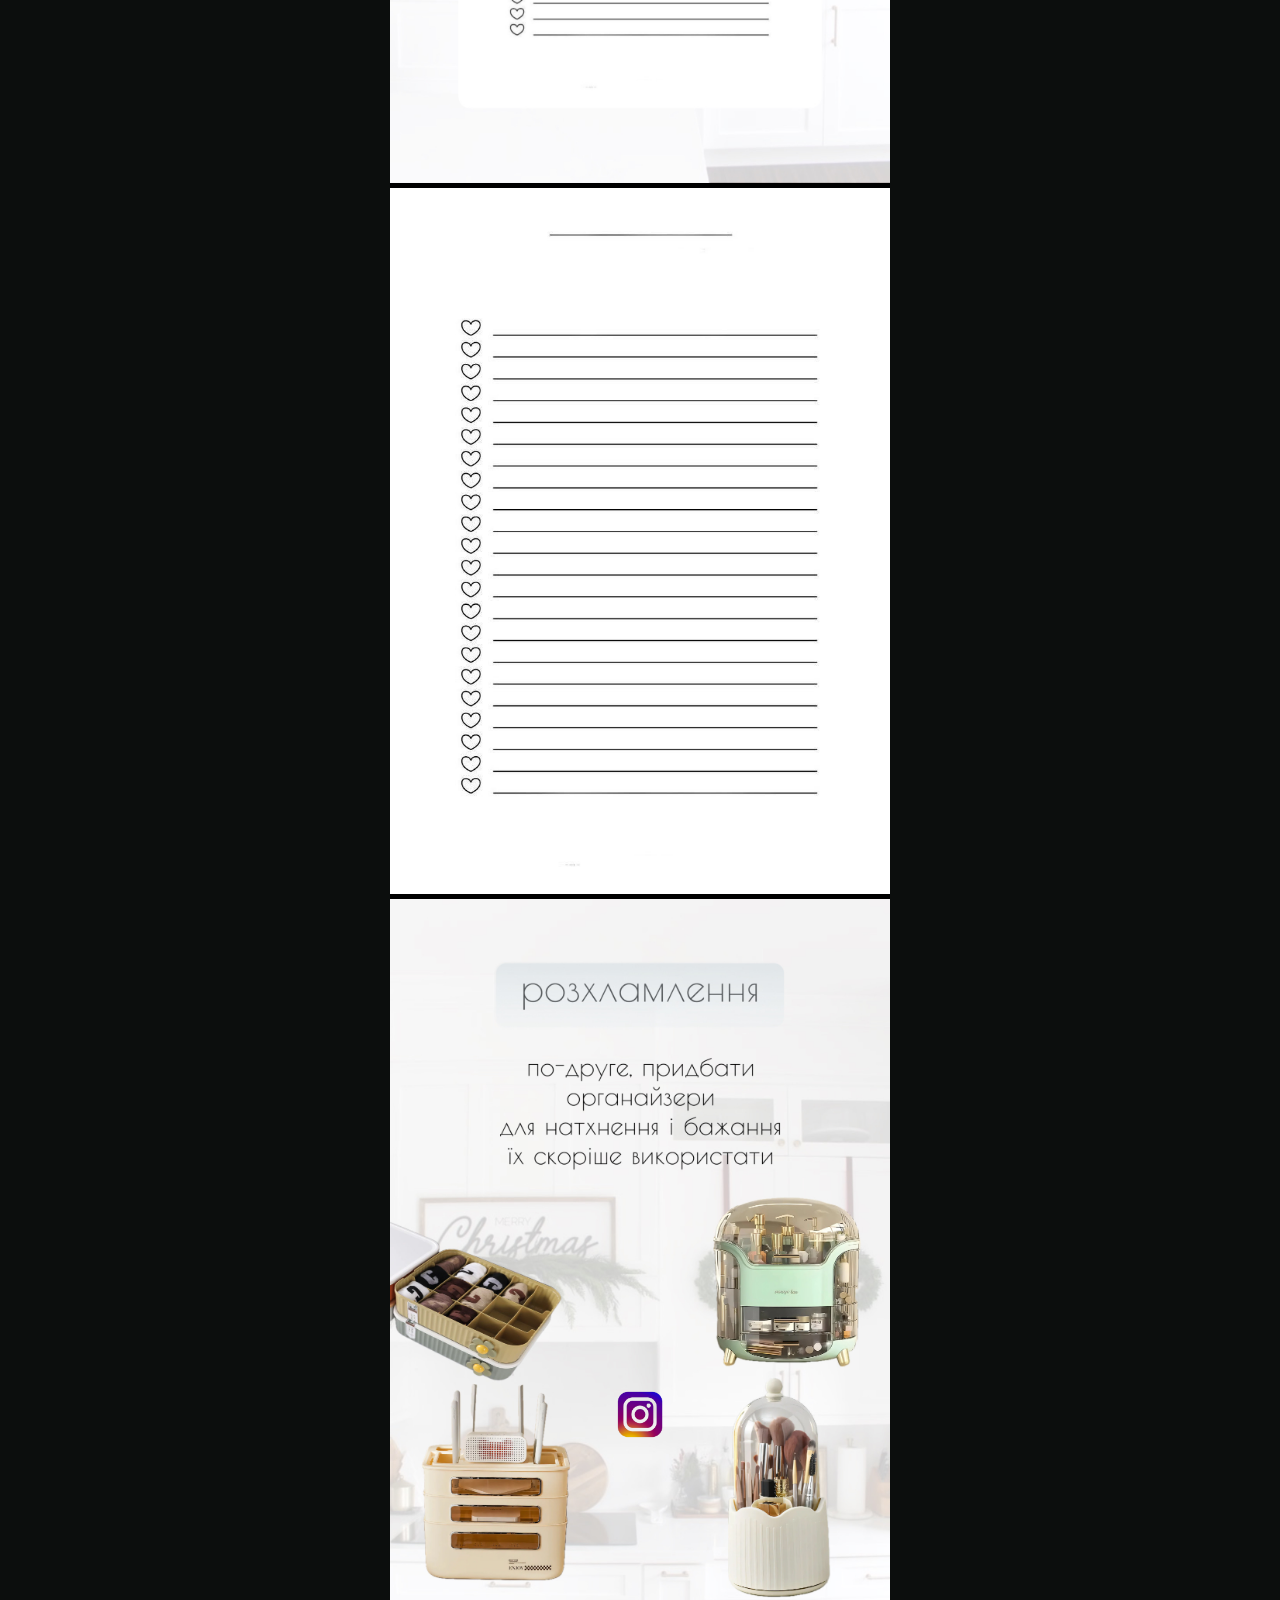
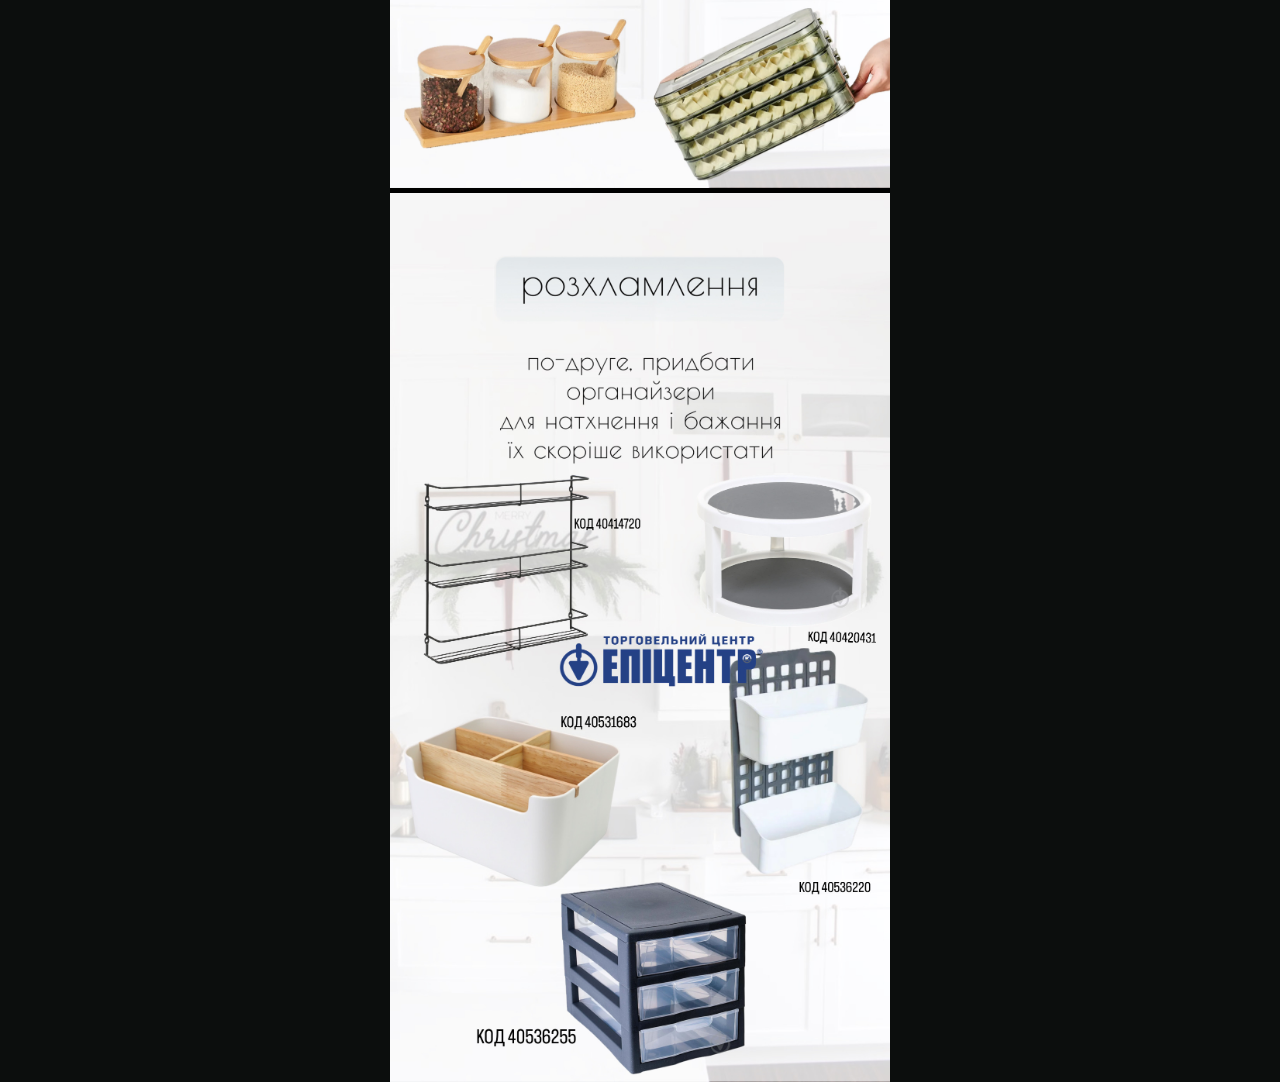
<file: uwind.html>
<!DOCTYPE html>
<html lang="en">
<head>
    <meta charset="UTF-8">
    <link rel="stylesheet" href="style.css">
    <meta name="viewport" content="width=device-width, initial-scale=1.0">
    <title>Document</title>
</head>
<body>
    <div class="advent">

        <div class="uwind">
            <img src="img/Unwind/IMG_7253.JPG" alt="">
            <img src="img/Unwind//IMG_7361.JPG" alt="">
            <img src="img/Unwind/IMG_7359.JPG" alt="">
            <div class="advent_buttom">
                <img src="img/Unwind/IMG_7364.JPG" alt="">
                <div class="button_luna">
                    <a style="outline: none;" href="https://www.instagram.com/luna.shop.home/?locale=ru">
                        <img src="img/1672240563_11-zefirka-club-p-ikonka-instagramma-bez-fona-12-removebg-preview.png" alt="">
                    </a>
                </div>
            </div>
        <img src="img/Unwind/IMG_7383.JPG" alt="">
    </div>
</div>

</body>
</html>
</file>
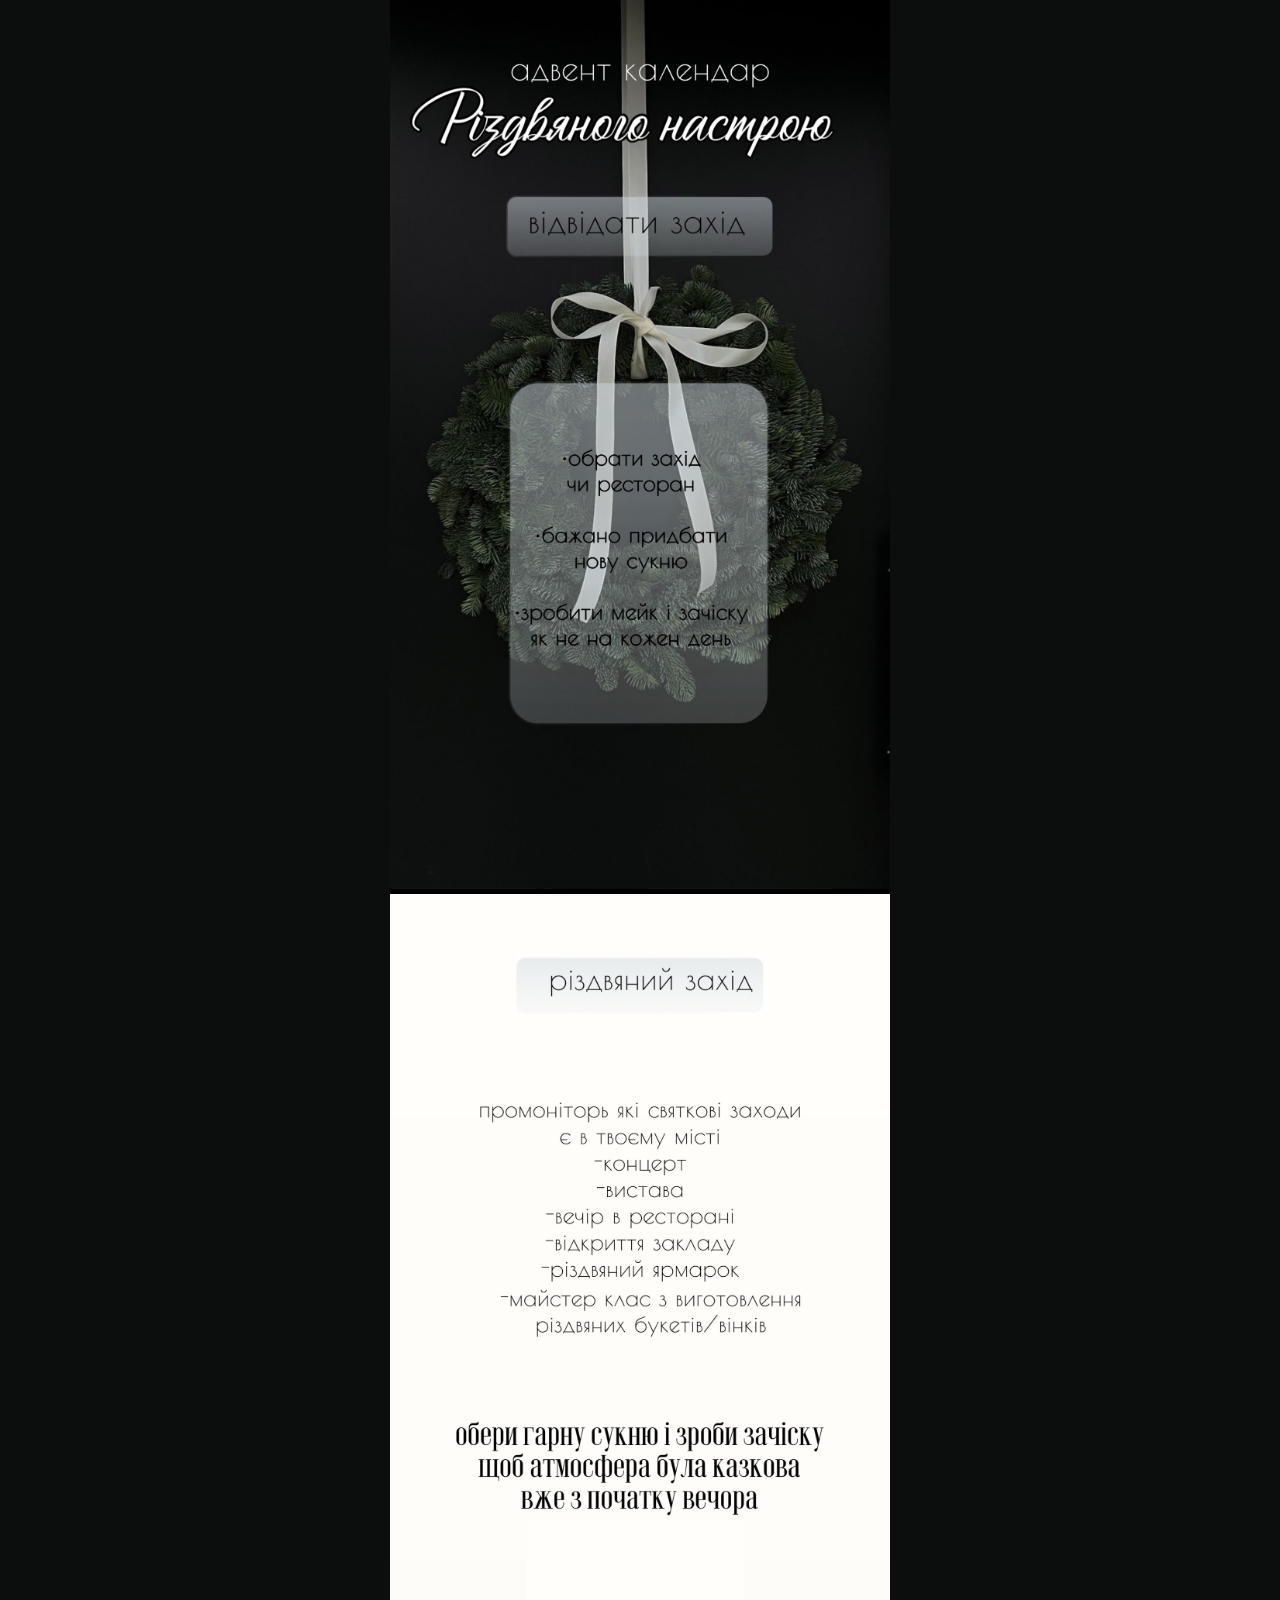
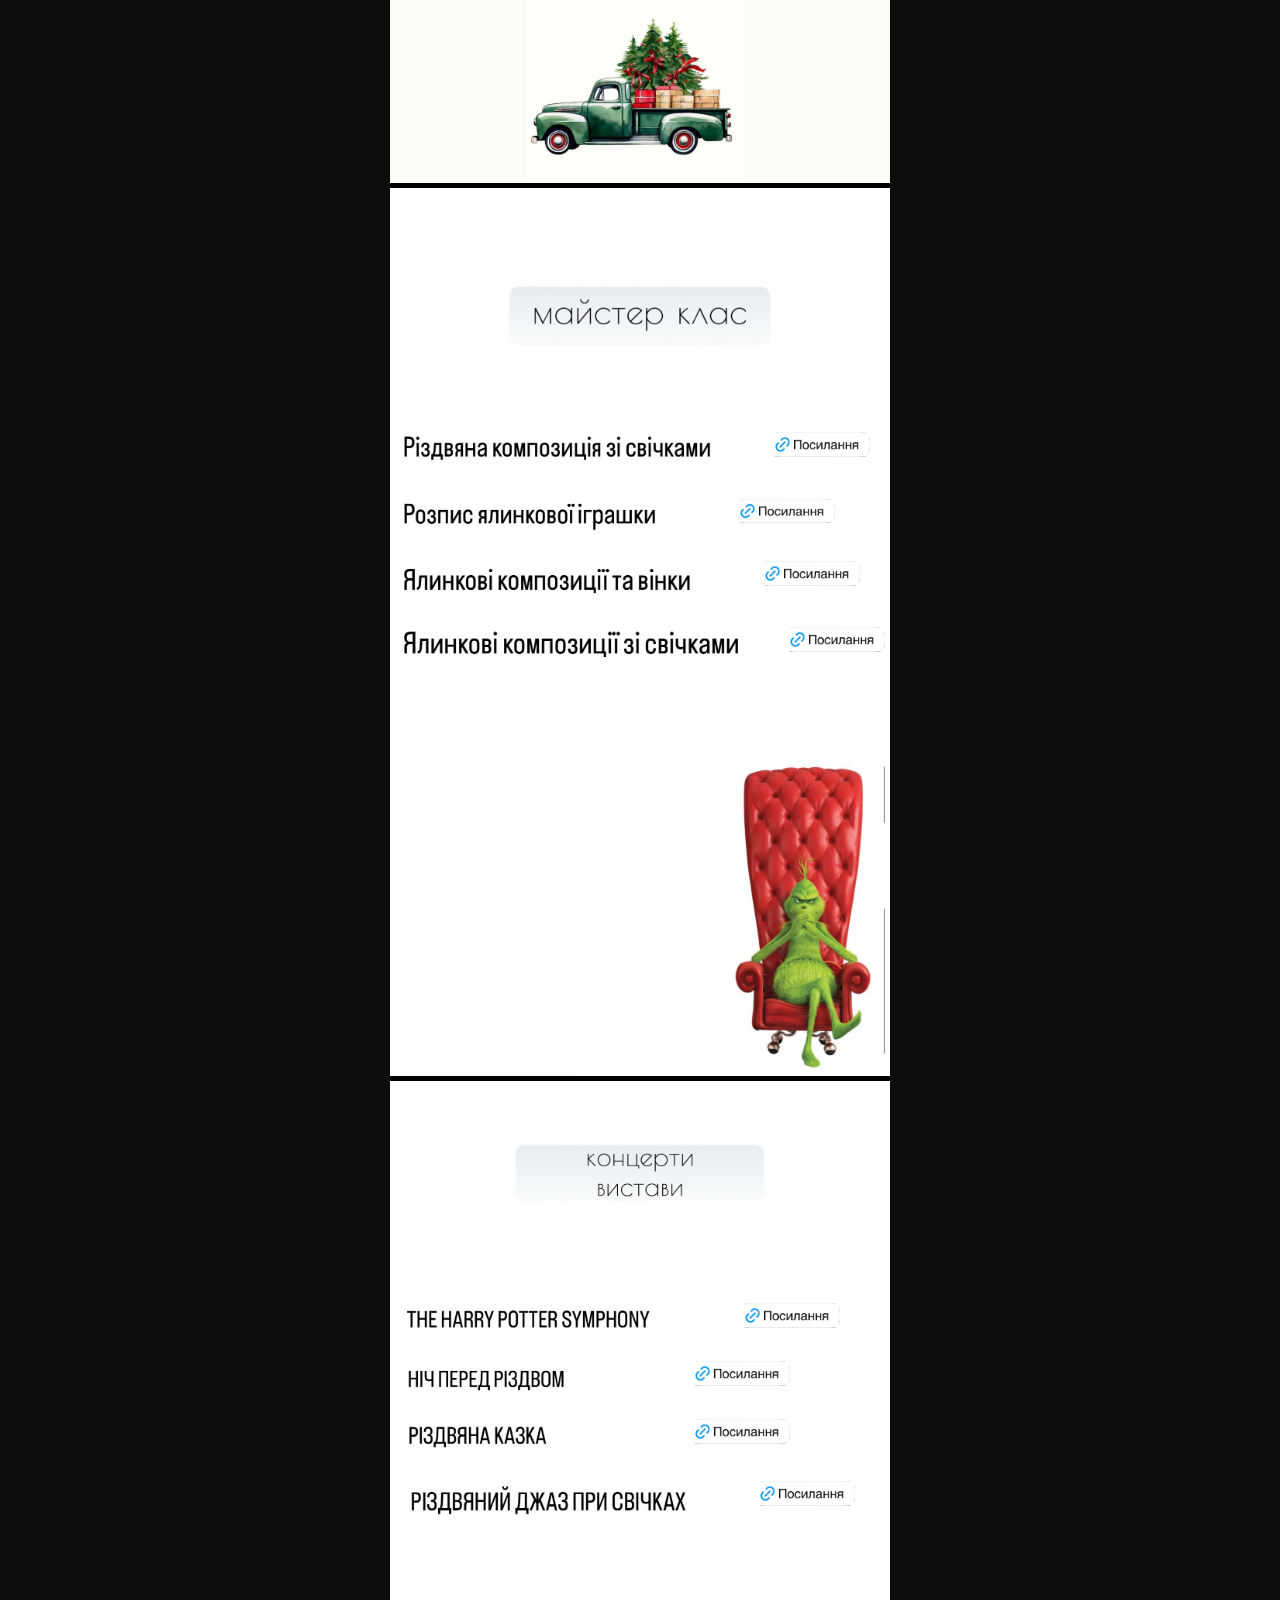
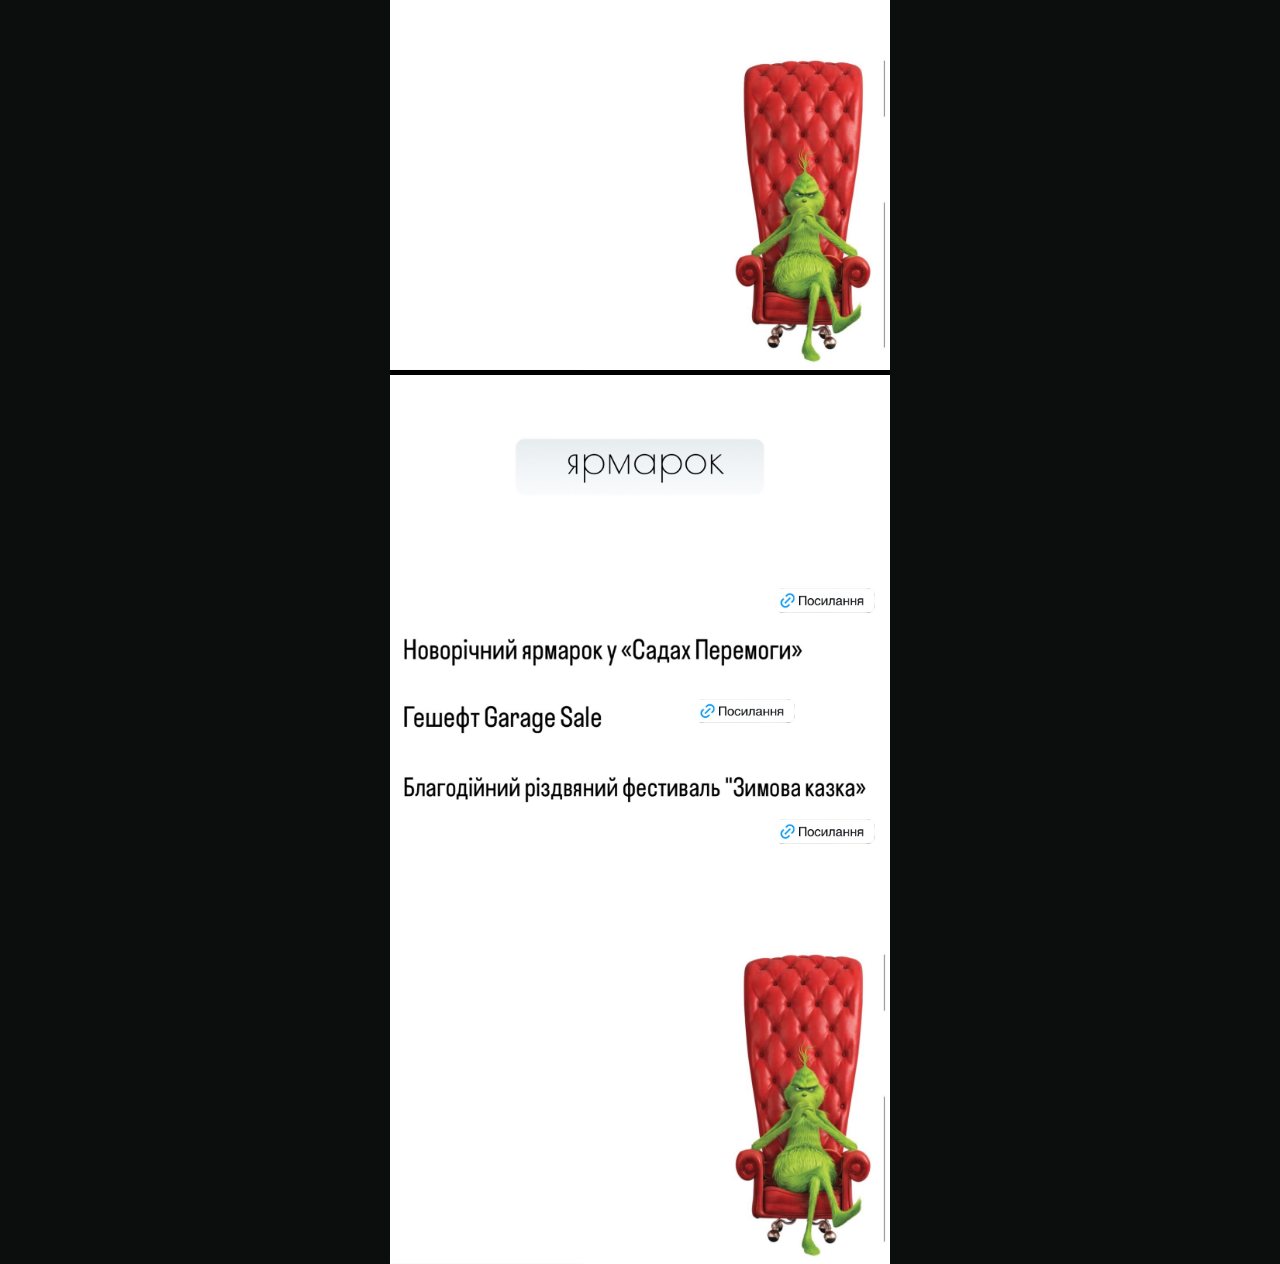
<file: visit_event.html>
<!DOCTYPE html>
<html lang="en">
<head>
    <meta charset="UTF-8">
    <link rel="stylesheet" href="style.css">
    <meta name="viewport" content="width=device-width, initial-scale=1.0">
    <title>Visit the Christmas event</title>
</head>
<body>
    <div class="advent">
        <div class="event"> 
            <img src="img/Visit the Christmas event/IMG_7638.JPG" alt="">
            <img src="img/Visit the Christmas event/IMG_7622.JPG" alt="">             
            <div class="event_block_one">
                      <img src="img/Visit the Christmas event/IMG_7716.JPG" alt="">
                        <div class="event_item">
                                <a href="https://silpo.ua/events/rizdvyana-kompozyciya-zi-svichkamy-v-odesi">
                                    <img src="img/image 1.png" alt="">
                                </a>           
                                <a href="https://silpo.ua/events/rozpys-yalynkovoyi-igrashky-v-odesi">
                                    <img src="img/image 1.png" alt="">
                                </a>           
                                <a href="https://www.instagram.com/reel/DDCmC34slej/?igsh=ODQ3c2RicGdpY3Ux">
                                    <img src="img/image 1.png" alt="">
                                </a>  
                                <a href="https://www.instagram.com/reel/DCJhgVxND69/?igsh=MWRlc2U0c28xaTEwdg==">
                                    <img src="img/image 1.png" alt="">
                                </a>    
                        </div>        
            </div>
            <div class="event_block_two">
                <img src="img/Visit the Christmas event/IMG_7717.JPG" alt="">
                    <div class="event_item">
                        <a href=" https://concert.ua/uk/event/harry-potter-symphony-odesa">
                            <img src="img/image 1.png" alt="">
                        </a>           
                        <a href="https://concert.ua/uk/events/nich-pered-rizdvom-muzkomediia">
                            <img src="img/image 1.png" alt="">
                        </a>           
                        <a href="https://concert.ua/uk/events/rizdvjana-kazka-odesa">
                            <img src="img/image 1.png" alt="">
                        </a>  
                        <a href="https://concert.ua/uk/event/dzhaz-pri-svichkah-odesa">
                            <img src="img/image 1.png" alt="">
                        </a>    
                    </div>    
                </div>   
                <div class="event_block_tree">
                    <img src="img/Visit the Christmas event/IMG_7737.JPG" alt="">
                        <div class="event_item">
                            <a href=" https://www.instagram.com/reel/DClpM-4OsJs/?igsh=cjU5dzN5dnlkc2Nr">
                                <img src="img/image 1.png" alt="">
                            </a>           
                            <a href="https://www.instagram.com/gesheftgaragesale/profilecard/?igsh=aW4ydHZuczRjbTRz">
                                <img src="img/image 1.png" alt="">
                            </a>           
                            <a href="https://facebook.com/events/s/%D0%B7%D0%B8%D0%BC%D0%BE%D0%B2%D0%B0-%D0%BA%D0%B0%D0%B7%D0%BA%D0%B0-%D0%B1%D0%BB%D0%B0%D0%B3%D0%BE%D0%B4%D1%96%D0%B8%D0%BD%D0%B8%D0%B8-%D1%80%D1%96%D0%B7%D0%B4%D0%B2/292595393742854/">
                                <img src="img/image 1.png" alt="">
                            </a>     
                        </div>    
                    </div>    
        </div>
    </div>
</body>
</html>
</file>
<file: style.css>
.product__description.base-padding {
  padding: 0;
  border-radius: 0px;
  }
  .advent img {
    margin: 0;
  }
  .advent .description {
    padding: 0;
    margin: 0;
    color: #000;
    font-family: 'Roboto' ,sans-serif;
    font-size: 12px;
    font-style: normal;
    font-weight: 400;
    line-height: 130%;
  }.advent a{
      text-decoration: none;
  }
  .advent .title {
    color: #000;
    font-family: 'Roboto',sans-serif;
    font-size: 18px;
    font-style: normal;
    font-weight: 500;
    line-height: 130%;
    margin: 0;
    margin-bottom: 14px;
  }
  .advent .big_title {
    color: #000;
    font-family: 'Roboto',sans-serif;
    font-size: 18px;
    font-style: normal;
    font-weight: 500;
    line-height: 130%;
    margin: 0;
    margin-bottom: 12px;
  }
  .advent ul {
    list-style: disc;
    margin: 0;
  }
  .advent ul li {
    line-height: normal;
    color: #000;
    font-family: 'Roboto',sans-serif;
    font-size: 14px;
    font-style: normal;
    font-weight: 400;
    line-height: 130%;
  }
  .advent {
    overflow: hidden;
  }
  body {
    padding: 0;
    margin: 0;
      background: #0c0e0d;
  }
  .advent ul {
    padding: 0;
    padding-left: 20px;
  }
  .advent ul li {
    padding: 0;
  }
  .advent div {
    padding: 0;
  }
  div.advent {
    padding: 0;
  }
  .advent br {
    display: block;
  }
  .product__body .el-tabs__header {
    z-index: 6;
  }
  .advent{
    max-width: 500px;
    margin: 0 auto;
    overflow-x: hidden;
  }
  .advent img{
    width: 100%;
    display: block;
  }
  .advent .home{
      position: relative;
  }
  .advent .home #home_img{
      position: absolute;
      z-index: 1;margin: 0;

      top: 0;
      left: 0;
  }

  .advent .home .home_container{
      padding: 150px 10px 150px;
      display: grid;
      gap: 40px;
      z-index: 2;
      position: relative;
  }
  .advent .home .home_items{
      background: linear-gradient(180deg, rgba(115,120,124,1) 1%, rgba(115,120,124,0.6489189425770308) 60%);
      display: grid;
      align-items: center;
      text-align: center;
     height: 100px;
     border-radius: 10px;
  }
  .advent .home .home_items:hover:active{
      box-shadow: inset 140em 0em #2a3526;;

  }
  .advent .home .home_block{
      display: grid;
      align-items: stretch;
      gap: 10px;

  }
  .advent .home .home_block:nth-child(1){
      grid-template-columns: repeat(4,1fr);
  }
  .advent .home .home_block:nth-child(1) .home_items:nth-child(1) .description:nth-child(1){
      font-size: 11px;
      }

  .advent .home .home_block:nth-child(2){
      grid-template-columns: repeat(3,1fr);
      padding: 0 30px;
  }
  .advent .home .home_block:nth-child(3){
      grid-template-columns: repeat(4,1fr);
  }



  .advent .advent_buttom{
      position: relative;
  }
  .advent .advent_buttom .button_luna{
      width: 100px;
      position: absolute;
      top: 58%;
      left: 50%;
      transform: translate(-50%,-50%);
  }

  .advent .movie_buttom{
      position: relative;
  }
  .advent .movie_buttom .movie_rozetka{
      width: 80px;
      position: absolute;
      top: 48%;
      left: 73%;
      transform: translate(-50%,-50%);
  }
  .advent .movie_buttom .movie_ali{
      width: 80px;
      position: absolute;
      top: 50%;
      left: 57%;
      transform: translate(-50%,-50%);
  }
  .advent .uwind,
  .advent .movie,
  .advent .wrapping,
  .advent .print_photo,
  .advent .tree,
  .advent .event,
  .advent .decorate_house,
  .advent .cookies{
      display: grid;
      gap: 5px;
      background: #000;
  }


  .advent .cookies{
    position: relative;
  }
  .advent .cookies a{
    position: absolute;
    bottom: -180px;
    left: 110px;
    width: 300px;
  }
  .advent .santa{
    position: relative;
  }
  .advent .santa a{
    position: absolute;
    width: 100px;
    right: 117px;
    height: 60px;
    bottom: 81px;
  }

  .advent .holiday_photos .block{
    position: relative;
  }

  /* .advent .holiday_photos .block a::before{
    content: "→";
    position: absolute;
    top: 0; left:0;
    width: 20px;
    height: 20px;
  } */

  .advent .holiday_photos .block a:nth-child(2){
    top: 19%;
    left: 12%;
    position: absolute;
    width: 110px;
    height: 160px;
  }
  .advent .holiday_photos .block a:nth-child(3){
    top: 19%;
    right: 16%;
    position: absolute;
    width: 110px;
    height: 160px;
  }
  .advent .holiday_photos .block a:nth-child(4){
    top: 47%;
    left: 12%;
    position: absolute;
    width: 110px;
    height: 160px;
  }
  .advent .holiday_photos .block a:nth-child(5){
    top: 47%;
    right: 16%;
    position: absolute;
    width: 110px;
    height: 160px;
  }
  .advent .holiday_photos .block a:nth-child(6){
    top: 74%;
    right: 16%;
    position: absolute;
    width: 110px;
    height: 160px;
  }

  .advent .event .event_block_one{
    position: relative;
  }
  .advent .event .event_block_one .event_item a:nth-child(1){
    position: absolute;
    width: 100px;
    top: 27.5%;
    right:20px ;
  }
  .advent .event .event_block_one .event_item a:nth-child(2){
    position: absolute;
    width: 100px;
    top: 35%;
    right:55px ;
  }
  .advent .event .event_block_one .event_item a:nth-child(3){
    position: absolute;
    width: 100px;
    top: 42%;
    right:30px ;
  }
  .advent .event .event_block_one .event_item a:nth-child(4){
    position: absolute;
    width: 100px;
    top: 49.5%;
    right:5px ;
  }


  .advent .event .event_block_two{
    position: relative;
  }
  .advent .event .event_block_two .event_item a:nth-child(1){
    position: absolute;
    width: 100px;
    top: 25%;
    right:50px ;
  }
  .advent .event .event_block_two .event_item a:nth-child(2){
    position: absolute;
    width: 100px;
    top: 31.5%;
    right:100px ;
  }
  .advent .event .event_block_two .event_item a:nth-child(3){
    position: absolute;
    width: 100px;
    top: 38%;
    right:100px ;
  }
  .advent .event .event_block_two .event_item a:nth-child(4){
    position: absolute;
    width: 100px;
    top: 45%;
    right:35px ;
  }



  .advent .event .event_block_tree{
    position: relative;
  }
  .advent .event .event_block_tree .event_item a:nth-child(1){
    position: absolute;
    width: 100px;
    top: 24%;
    right:15px ;
  }
  .advent .event .event_block_tree .event_item a:nth-child(2){
    position: absolute;
    width: 100px;
    top: 36.4%;
    right:95px ;
  }
  .advent .event .event_block_tree .event_item a:nth-child(3){
    position: absolute;
    width: 100px;
    top: 50%;
    right:15px ;
  }
</file>
